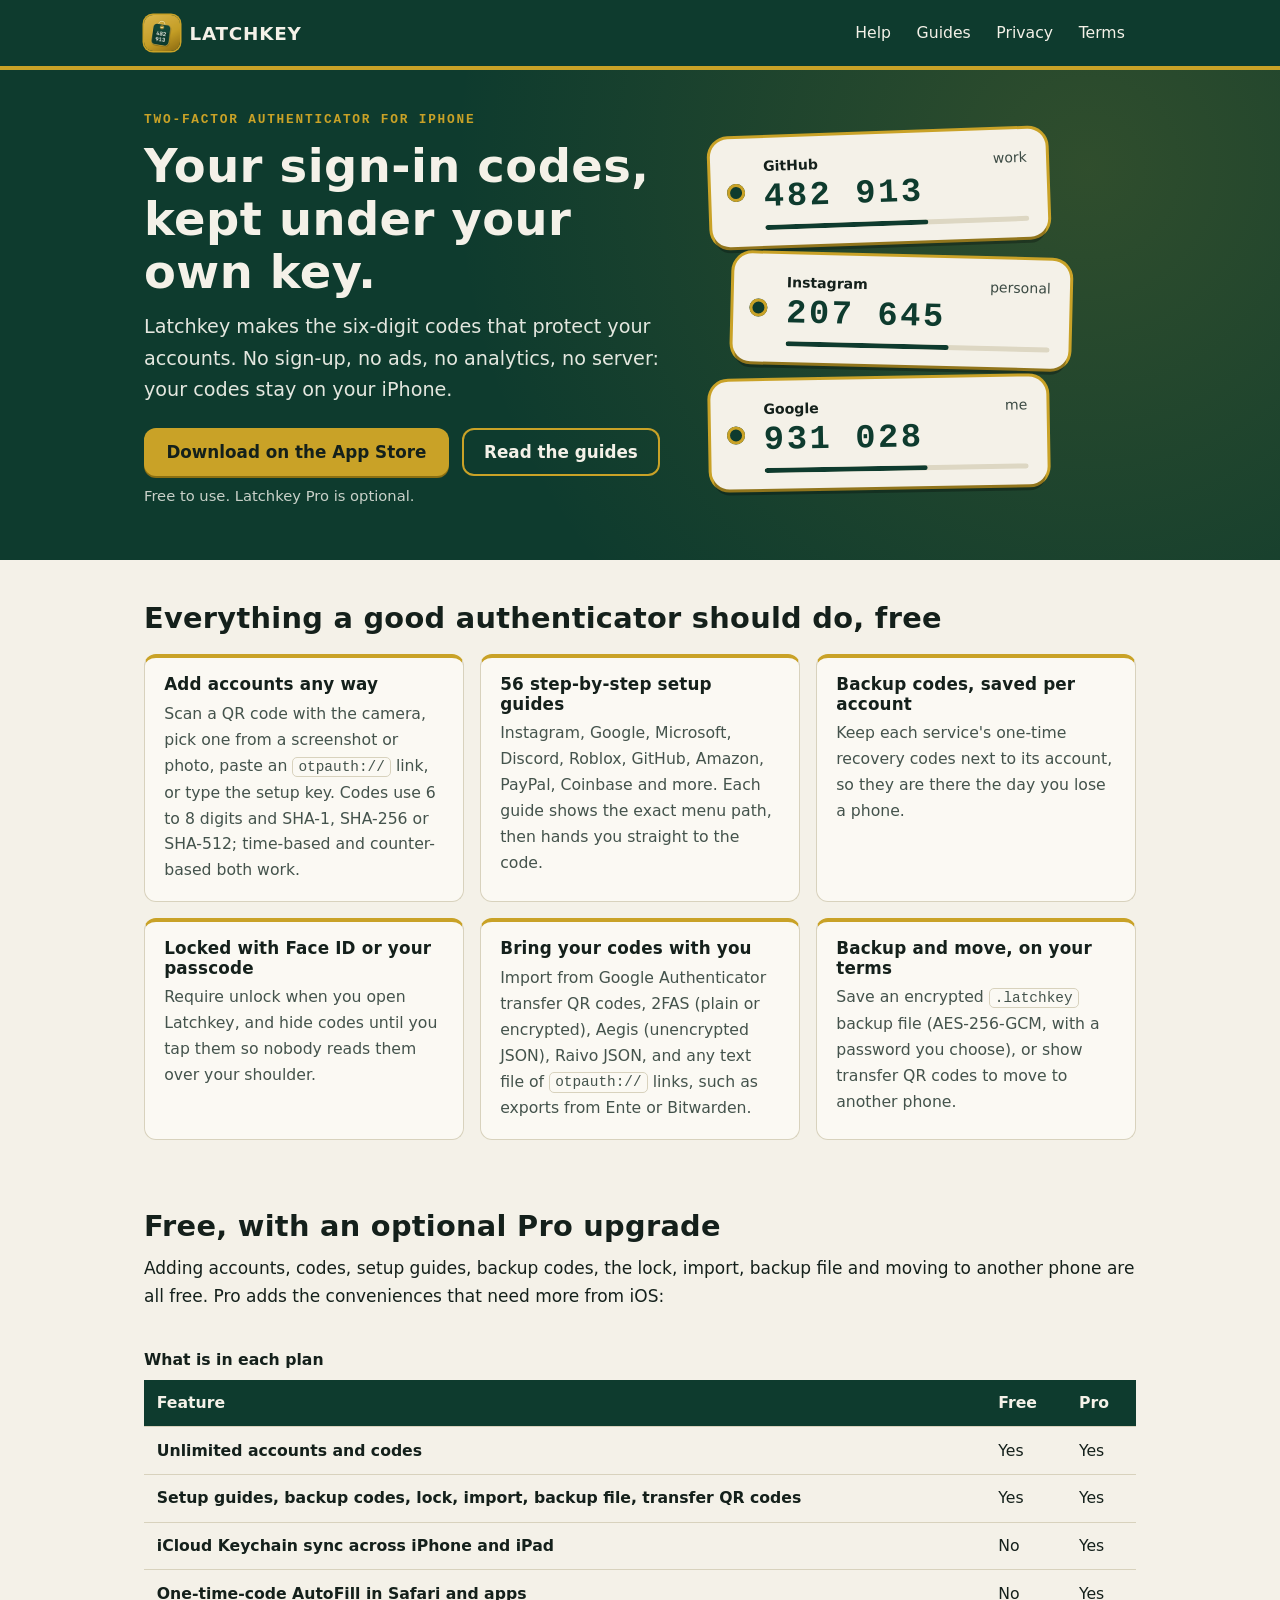
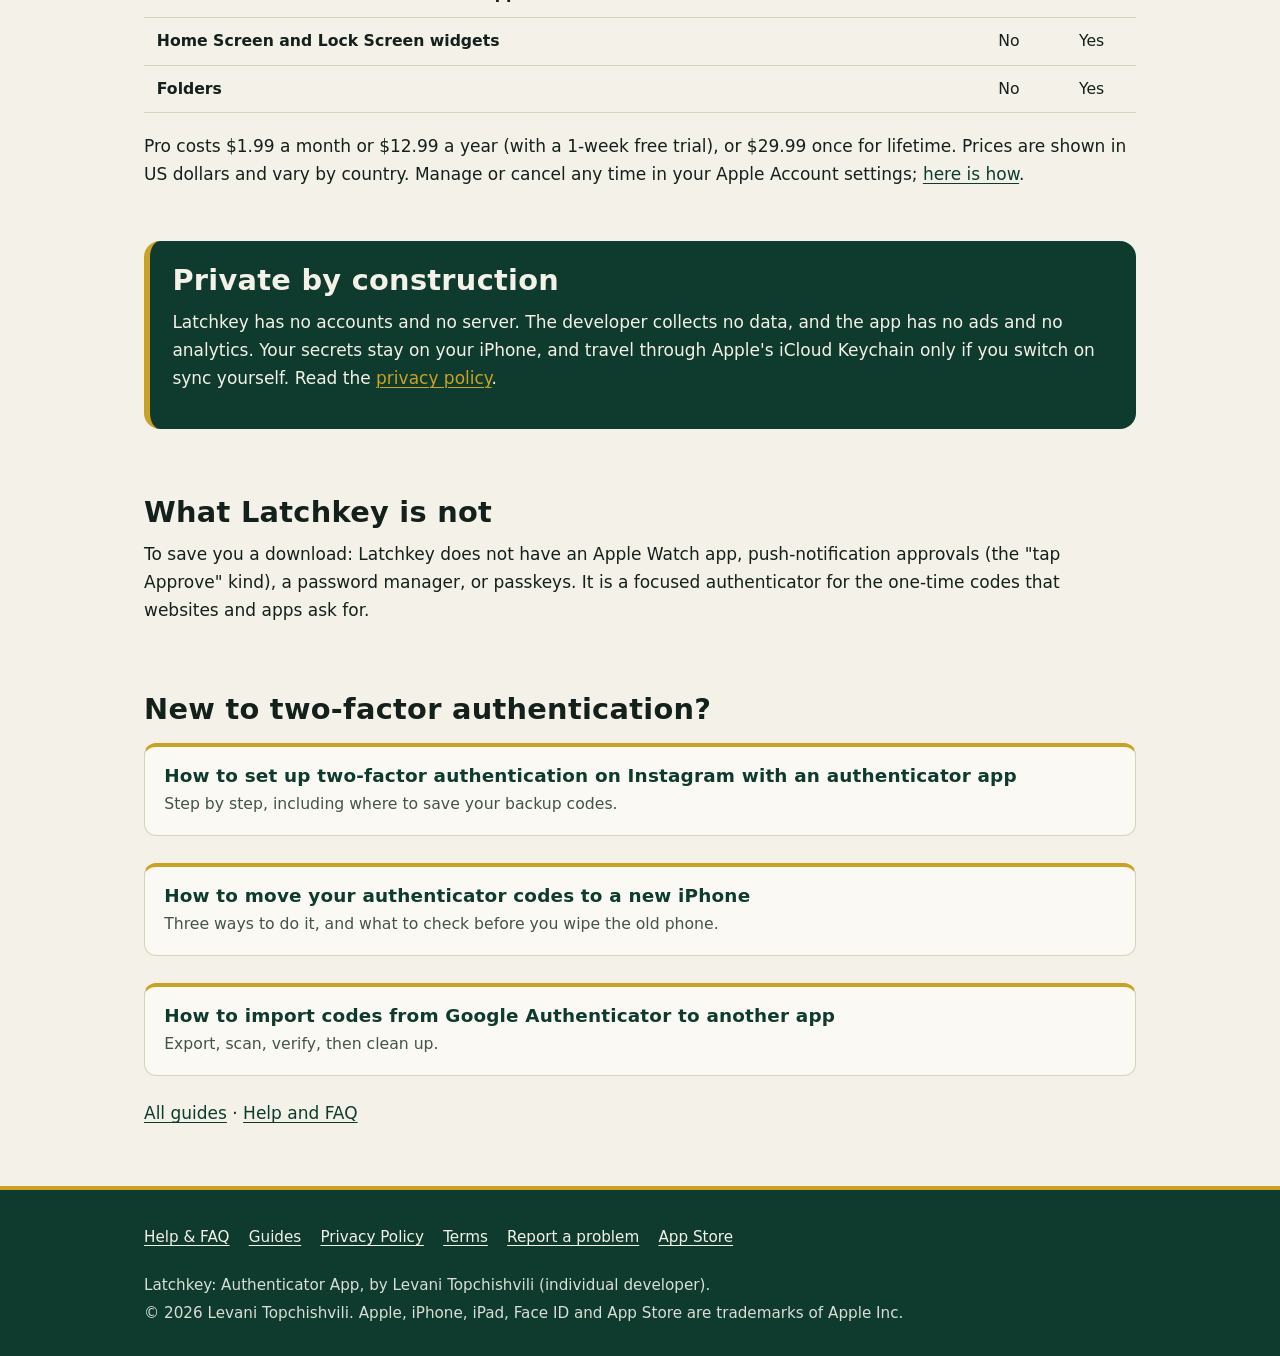
<file: docs/index.html>
<!doctype html>
<html lang="en">
<head>
<meta charset="utf-8">
<meta name="viewport" content="width=device-width, initial-scale=1, viewport-fit=cover">
<title>Latchkey: Authenticator App for iPhone (2FA codes, no account)</title>
<meta name="description" content="Latchkey is a free 2FA authenticator for iPhone. Scan a QR code or type a setup key, follow step-by-step guides for 56 services, import from Google Authenticator, 2FAS, Aegis and Raivo. No account, no ads, no analytics.">
<meta name="color-scheme" content="light dark">
<meta name="theme-color" content="#0E3B2E">
<meta name="apple-itunes-app" content="app-id=6819347011">
<link rel="canonical" href="https://levan2002.github.io/latchkey/">
<link rel="icon" type="image/png" sizes="32x32" href="favicon.png">
<link rel="apple-touch-icon" href="apple-touch-icon.png">
<meta property="og:type" content="website">
<meta property="og:title" content="Latchkey: Authenticator App for iPhone (2FA codes, no account)">
<meta property="og:description" content="Latchkey is a free 2FA authenticator for iPhone. Scan a QR code or type a setup key, follow step-by-step guides for 56 services, import from Google Authenticator, 2FAS, Aegis and Raivo. No account, no ads, no analytics.">
<meta property="og:url" content="https://levan2002.github.io/latchkey/">
<meta property="og:site_name" content="Latchkey">
<meta property="og:image" content="https://levan2002.github.io/latchkey/img/icon-512.png">
<meta name="twitter:card" content="summary">
<link rel="stylesheet" href="style.css">
<script type="application/ld+json">
{
 "@context": "https://schema.org",
 "@type": "SoftwareApplication",
 "name": "Latchkey: Authenticator App",
 "operatingSystem": "iOS",
 "applicationCategory": "UtilitiesApplication",
 "url": "https://levan2002.github.io/latchkey/",
 "installUrl": "https://apps.apple.com/app/id6819347011",
 "description": "Latchkey is a free 2FA authenticator for iPhone. Scan a QR code or type a setup key, follow step-by-step guides for 56 services, import from Google Authenticator, 2FAS, Aegis and Raivo. No account, no ads, no analytics.",
 "offers": {
  "@type": "Offer",
  "price": "0",
  "priceCurrency": "USD"
 },
 "author": {
  "@type": "Person",
  "name": "Levani Topchishvili"
 }
}
</script>
</head>
<body>
<a class="skip" href="#main">Skip to content</a>
<header class="bar"><div class="wrap">
<a class="brand" href=""><img src="img/icon-96.png" width="36" height="36" alt="">Latchkey</a>
<nav aria-label="Main"><a href="help.html">Help</a><a href="guides/">Guides</a><a href="privacy.html">Privacy</a><a href="terms.html">Terms</a></nav>
</div></header>
<main id="main">
<section class="hero"><div class="wrap">
<div>
<p class="kicker">Two-factor authenticator for iPhone</p>
<h1>Your sign-in codes, kept under your own key.</h1>
<p class="lede">Latchkey makes the six-digit codes that protect your accounts. No sign-up, no ads, no analytics, no server: your codes stay on your iPhone.</p>
<div class="cta-row"><a class="cta" href="https://apps.apple.com/app/id6819347011">Download on the App Store</a><a class="cta alt" href="guides/">Read the guides</a></div>
<p class="fine">Free to use. Latchkey Pro is optional.</p>
</div>
<div class="tags" aria-hidden="true">
<div class="tag"><div class="who"><b>GitHub</b><span>work</span></div><div class="code">482 913</div><div class="t"><i></i></div></div>
<div class="tag"><div class="who"><b>Instagram</b><span>personal</span></div><div class="code">207 645</div><div class="t"><i></i></div></div>
<div class="tag"><div class="who"><b>Google</b><span>me</span></div><div class="code">931 028</div><div class="t"><i></i></div></div>
</div>
</div></section>

<div class="wrap wide">
<section class="section" aria-labelledby="why">
<h2 id="why">Everything a good authenticator should do, free</h2>
<div class="grid">
<div class="card"><h3>Add accounts any way</h3><p>Scan a QR code with the camera, pick one from a screenshot or photo, paste an <code>otpauth://</code> link, or type the setup key. Codes use 6 to 8 digits and SHA-1, SHA-256 or SHA-512; time-based and counter-based both work.</p></div>
<div class="card"><h3>56 step-by-step setup guides</h3><p>Instagram, Google, Microsoft, Discord, Roblox, GitHub, Amazon, PayPal, Coinbase and more. Each guide shows the exact menu path, then hands you straight to the code.</p></div>
<div class="card"><h3>Backup codes, saved per account</h3><p>Keep each service's one-time recovery codes next to its account, so they are there the day you lose a phone.</p></div>
<div class="card"><h3>Locked with Face ID or your passcode</h3><p>Require unlock when you open Latchkey, and hide codes until you tap them so nobody reads them over your shoulder.</p></div>
<div class="card"><h3>Bring your codes with you</h3><p>Import from Google Authenticator transfer QR codes, 2FAS (plain or encrypted), Aegis (unencrypted JSON), Raivo JSON, and any text file of <code>otpauth://</code> links, such as exports from Ente or Bitwarden.</p></div>
<div class="card"><h3>Backup and move, on your terms</h3><p>Save an encrypted <code>.latchkey</code> backup file (AES-256-GCM, with a password you choose), or show transfer QR codes to move to another phone.</p></div>
</div>
</section>

<section class="section" aria-labelledby="pro">
<h2 id="pro">Free, with an optional Pro upgrade</h2>
<p>Adding accounts, codes, setup guides, backup codes, the lock, import, backup file and moving to another phone are all free. Pro adds the conveniences that need more from iOS:</p>
<div class="tablewrap"><table>
<caption>What is in each plan</caption>
<thead><tr><th scope="col">Feature</th><th scope="col">Free</th><th scope="col">Pro</th></tr></thead>
<tbody>
<tr><th scope="row">Unlimited accounts and codes</th><td>Yes</td><td>Yes</td></tr>
<tr><th scope="row">Setup guides, backup codes, lock, import, backup file, transfer QR codes</th><td>Yes</td><td>Yes</td></tr>
<tr><th scope="row">iCloud Keychain sync across iPhone and iPad</th><td>No</td><td>Yes</td></tr>
<tr><th scope="row">One-time-code AutoFill in Safari and apps</th><td>No</td><td>Yes</td></tr>
<tr><th scope="row">Home Screen and Lock Screen widgets</th><td>No</td><td>Yes</td></tr>
<tr><th scope="row">Folders</th><td>No</td><td>Yes</td></tr>
</tbody></table></div>
<p>Pro costs $1.99 a month or $12.99 a year (with a 1-week free trial), or $29.99 once for lifetime. Prices are shown in US dollars and vary by country. Manage or cancel any time in your Apple Account settings; <a href="help.html#subscription">here is how</a>.</p>
</section>

<section class="panel" aria-labelledby="priv">
<h2 id="priv">Private by construction</h2>
<p>Latchkey has no accounts and no server. The developer collects no data, and the app has no ads and no analytics. Your secrets stay on your iPhone, and travel through Apple's iCloud Keychain only if you switch on sync yourself. Read the <a href="privacy.html">privacy policy</a>.</p>
</section>

<section class="section" aria-labelledby="honest">
<h2 id="honest">What Latchkey is not</h2>
<p>To save you a download: Latchkey does not have an Apple Watch app, push-notification approvals (the "tap Approve" kind), a password manager, or passkeys. It is a focused authenticator for the one-time codes that websites and apps ask for.</p>
</section>

<section class="section" aria-labelledby="learn">
<h2 id="learn">New to two-factor authentication?</h2>
<ul class="guide-list">
<li><a class="card" href="guides/set-up-two-factor-authentication-instagram.html"><h3>How to set up two-factor authentication on Instagram with an authenticator app</h3><p>Step by step, including where to save your backup codes.</p></a></li>
<li><a class="card" href="guides/move-authenticator-codes-to-new-iphone.html"><h3>How to move your authenticator codes to a new iPhone</h3><p>Three ways to do it, and what to check before you wipe the old phone.</p></a></li>
<li><a class="card" href="guides/import-google-authenticator-codes.html"><h3>How to import codes from Google Authenticator to another app</h3><p>Export, scan, verify, then clean up.</p></a></li>
</ul>
<p><a href="guides/">All guides</a> &middot; <a href="help.html">Help and FAQ</a></p>
</section>
</div>
</main>
<footer><div class="wrap">
<nav aria-label="Footer"><a href="help.html">Help &amp; FAQ</a><a href="guides/">Guides</a><a href="privacy.html">Privacy Policy</a><a href="terms.html">Terms</a><a href="https://github.com/Levan2002/latchkey/issues">Report a problem</a><a href="https://apps.apple.com/app/id6819347011">App Store</a></nav>
<p>Latchkey: Authenticator App, by Levani Topchishvili (individual developer).</p>
<p>&copy; 2026 Levani Topchishvili. Apple, iPhone, iPad, Face ID and App Store are trademarks of Apple Inc.</p>
</div></footer>
</body>
</html>
</file>
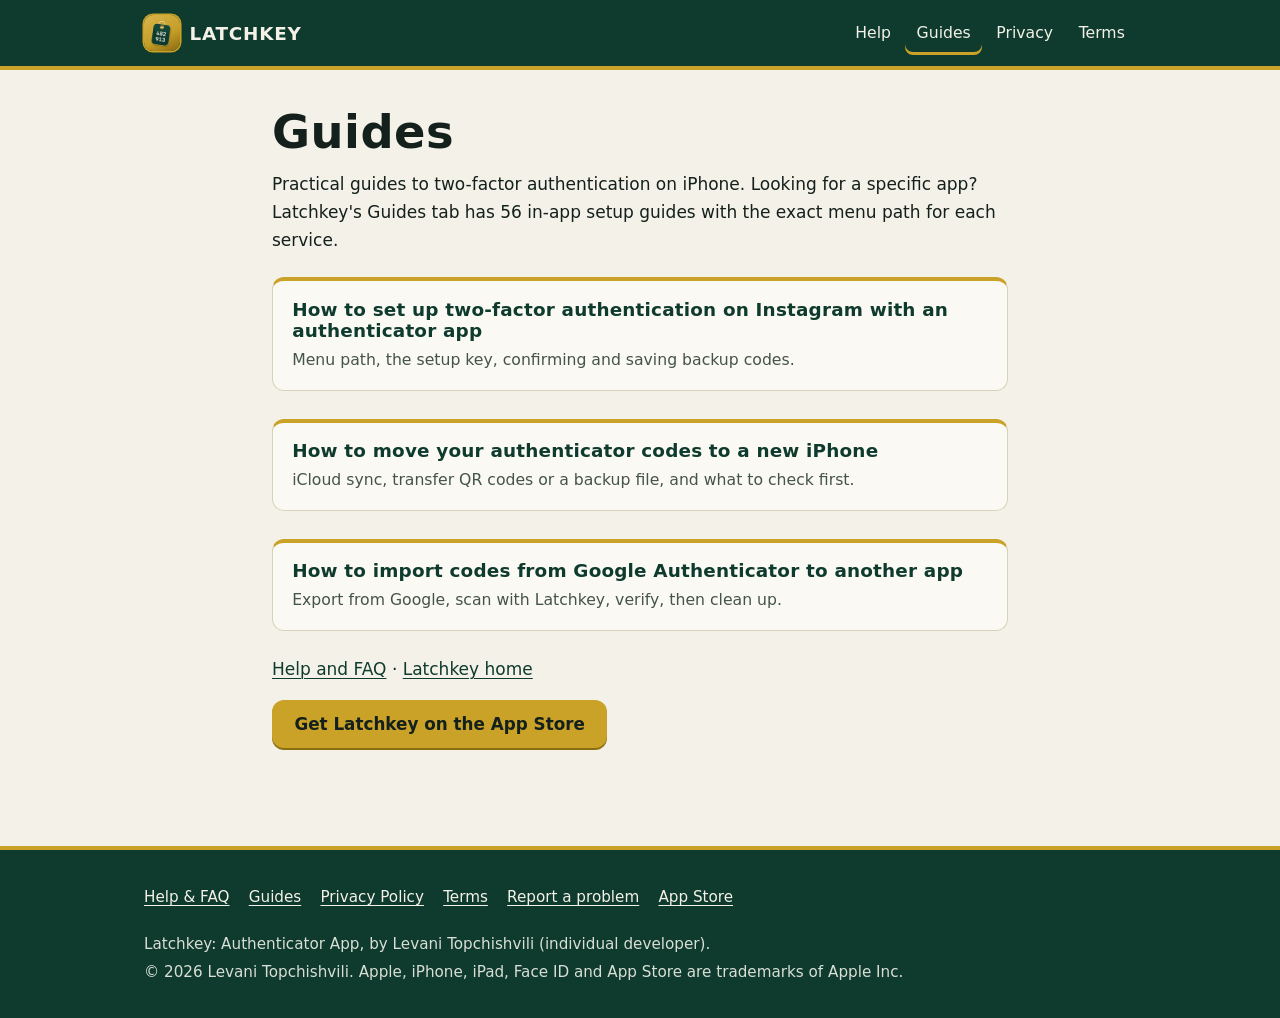
<file: docs/guides/index.html>
<!doctype html>
<html lang="en">
<head>
<meta charset="utf-8">
<meta name="viewport" content="width=device-width, initial-scale=1, viewport-fit=cover">
<title>Two-factor authentication guides | Latchkey</title>
<meta name="description" content="How-to guides for two-factor authentication on iPhone: set up Instagram 2FA, move codes to a new iPhone, import from Google Authenticator.">
<meta name="color-scheme" content="light dark">
<meta name="theme-color" content="#0E3B2E">
<meta name="apple-itunes-app" content="app-id=6819347011">
<link rel="canonical" href="https://levan2002.github.io/latchkey/guides/">
<link rel="icon" type="image/png" sizes="32x32" href="../favicon.png">
<link rel="apple-touch-icon" href="../apple-touch-icon.png">
<meta property="og:type" content="website">
<meta property="og:title" content="Two-factor authentication guides | Latchkey">
<meta property="og:description" content="How-to guides for two-factor authentication on iPhone: set up Instagram 2FA, move codes to a new iPhone, import from Google Authenticator.">
<meta property="og:url" content="https://levan2002.github.io/latchkey/guides/">
<meta property="og:site_name" content="Latchkey">
<meta property="og:image" content="https://levan2002.github.io/latchkey/img/icon-512.png">
<meta name="twitter:card" content="summary">
<link rel="stylesheet" href="../style.css">
<script type="application/ld+json">
{
 "@context": "https://schema.org",
 "@type": "BreadcrumbList",
 "itemListElement": [
  {
   "@type": "ListItem",
   "position": 1,
   "name": "Latchkey",
   "item": "https://levan2002.github.io/latchkey/"
  },
  {
   "@type": "ListItem",
   "position": 2,
   "name": "Guides",
   "item": "https://levan2002.github.io/latchkey/guides/"
  }
 ]
}
</script>
</head>
<body>
<a class="skip" href="#main">Skip to content</a>
<header class="bar"><div class="wrap">
<a class="brand" href="../"><img src="../img/icon-96.png" width="36" height="36" alt="">Latchkey</a>
<nav aria-label="Main"><a href="../help.html">Help</a><a href="../guides/" aria-current="page">Guides</a><a href="../privacy.html">Privacy</a><a href="../terms.html">Terms</a></nav>
</div></header>
<main id="main"><div class="wrap page">
<h1>Guides</h1>
<p>Practical guides to two-factor authentication on iPhone. Looking for a specific app? Latchkey's Guides tab has 56 in-app setup guides with the exact menu path for each service.</p>
<ul class="guide-list"><li><a class="card" href="set-up-two-factor-authentication-instagram.html"><h2>How to set up two-factor authentication on Instagram with an authenticator app</h2><p>Menu path, the setup key, confirming and saving backup codes.</p></a></li><li><a class="card" href="move-authenticator-codes-to-new-iphone.html"><h2>How to move your authenticator codes to a new iPhone</h2><p>iCloud sync, transfer QR codes or a backup file, and what to check first.</p></a></li><li><a class="card" href="import-google-authenticator-codes.html"><h2>How to import codes from Google Authenticator to another app</h2><p>Export from Google, scan with Latchkey, verify, then clean up.</p></a></li></ul>
<p><a href="../help.html">Help and FAQ</a> &middot; <a href="../">Latchkey home</a></p>
<p><a class="cta" href="https://apps.apple.com/app/id6819347011">Get Latchkey on the App Store</a></p>
</div></main>
<footer><div class="wrap">
<nav aria-label="Footer"><a href="../help.html">Help &amp; FAQ</a><a href="../guides/">Guides</a><a href="../privacy.html">Privacy Policy</a><a href="../terms.html">Terms</a><a href="https://github.com/Levan2002/latchkey/issues">Report a problem</a><a href="https://apps.apple.com/app/id6819347011">App Store</a></nav>
<p>Latchkey: Authenticator App, by Levani Topchishvili (individual developer).</p>
<p>&copy; 2026 Levani Topchishvili. Apple, iPhone, iPad, Face ID and App Store are trademarks of Apple Inc.</p>
</div></footer>
</body>
</html>
</file>
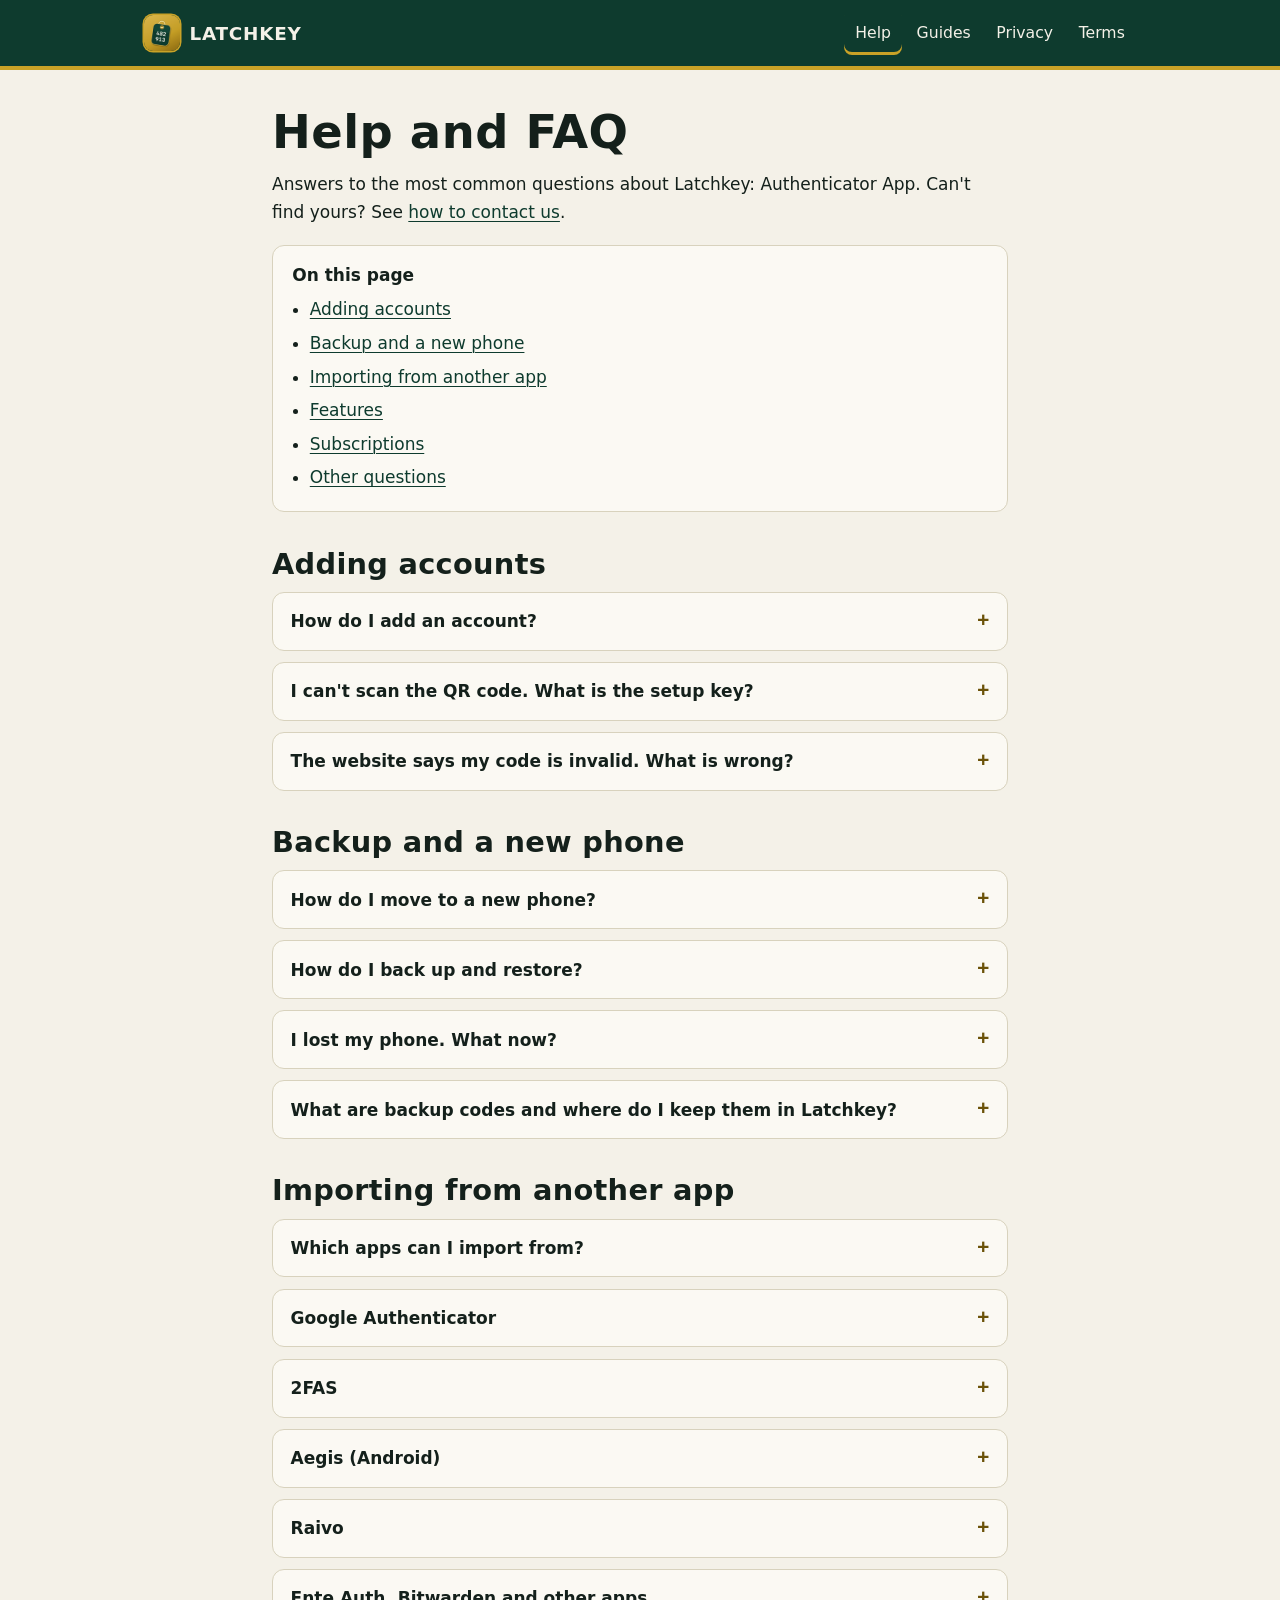
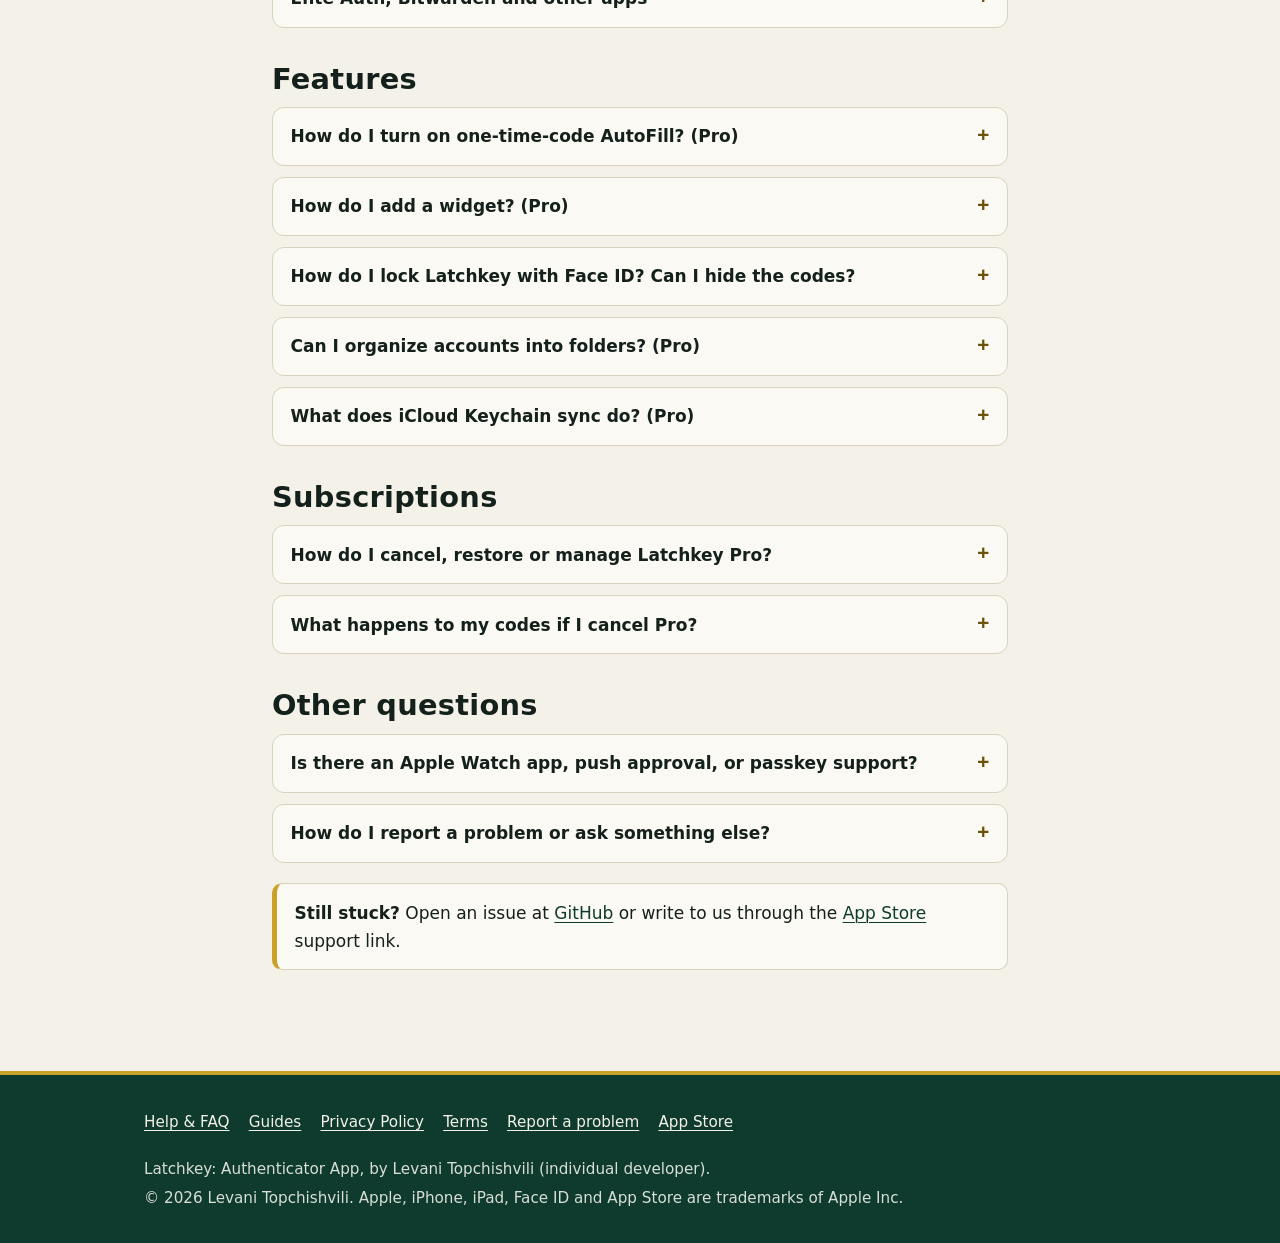
<file: docs/help.html>
<!doctype html>
<html lang="en">
<head>
<meta charset="utf-8">
<meta name="viewport" content="width=device-width, initial-scale=1, viewport-fit=cover">
<title>Help and FAQ: Latchkey Authenticator for iPhone</title>
<meta name="description" content="How to add accounts, move to a new iPhone, back up and restore, import from Google Authenticator, 2FAS, Aegis and Raivo, set up AutoFill and widgets, and manage Latchkey Pro.">
<meta name="color-scheme" content="light dark">
<meta name="theme-color" content="#0E3B2E">
<meta name="apple-itunes-app" content="app-id=6819347011">
<link rel="canonical" href="https://levan2002.github.io/latchkey/help.html">
<link rel="icon" type="image/png" sizes="32x32" href="favicon.png">
<link rel="apple-touch-icon" href="apple-touch-icon.png">
<meta property="og:type" content="website">
<meta property="og:title" content="Help and FAQ: Latchkey Authenticator for iPhone">
<meta property="og:description" content="How to add accounts, move to a new iPhone, back up and restore, import from Google Authenticator, 2FAS, Aegis and Raivo, set up AutoFill and widgets, and manage Latchkey Pro.">
<meta property="og:url" content="https://levan2002.github.io/latchkey/help.html">
<meta property="og:site_name" content="Latchkey">
<meta property="og:image" content="https://levan2002.github.io/latchkey/img/icon-512.png">
<meta name="twitter:card" content="summary">
<link rel="stylesheet" href="style.css">
<script type="application/ld+json">
{
 "@context": "https://schema.org",
 "@type": "FAQPage",
 "mainEntity": [
  {
   "@type": "Question",
   "name": "How do I add an account?",
   "acceptedAnswer": {
    "@type": "Answer",
    "text": "On the Codes tab, tap + and choose how to add it: Scan QR Code: point the camera at the QR code on the website's two-factor setup page. Choose a Screenshot: setting up on this same iPhone? Take a screenshot of the QR code, then pick it from your photos. Paste Setup Link or Key: if you copied the key or an otpauth:// link. Enter Setup Key: type the key the website shows under \"Can't scan?\". Follow a Setup Guide: the Guides tab has 56 services with the exact menu path. After you add it, the website asks you to type the six-digit code back to finish turning on two-factor. Do not skip that step."
   }
  },
  {
   "@type": "Question",
   "name": "I can't scan the QR code. What is the setup key?",
   "acceptedAnswer": {
    "@type": "Answer",
    "text": "The setup key (also called a secret or manual entry key) is the same information as the QR code, written as letters and numbers. Websites show it under a link such as \"Can't scan?\" or \"Enter a code manually\". Choose + › Enter Setup Key, type the key, and give the account a name. Keys use only the letters A to Z and the digits 2 to 7, so a 0, 1 or 8 means a typo. If you are on your iPhone, you can't point the camera at its own screen. Use Choose a Screenshot, or copy the key and use Paste Setup Link or Key. Leave the Advanced settings (digits, algorithm, period) alone unless the website lists different values. Most use 6 digits, SHA-1 and 30 seconds."
   }
  },
  {
   "@type": "Question",
   "name": "The website says my code is invalid. What is wrong?",
   "acceptedAnswer": {
    "@type": "Answer",
    "text": "Codes are calculated from the current time, so if your iPhone's clock is off, every code will be rejected. Open Settings › General › Date & Time and turn on Set Automatically. Then try the next code that appears. Other common causes: you are using the code for a different account; the code expired while you were typing it (wait for the next one); or, for counter-based accounts, you need to tap Next code to move on."
   }
  },
  {
   "@type": "Question",
   "name": "How do I move to a new phone?",
   "acceptedAnswer": {
    "@type": "Answer",
    "text": "There are three ways, and you can combine them. Keep the old iPhone working until you have checked a code from every account on the new one. Latchkey Pro sync: turn on Settings › iCloud Keychain sync on the old phone, install Latchkey on the new one and sign in with the same Apple Account. Your accounts appear there. Transfer QR codes (free): on the old phone open Settings › Move to another phone › Show Transfer Codes. On the new phone choose + › Import › Scan a Transfer QR Code and scan each code, swiping to the next one on the old phone. Backup file (free): make a backup (next question), move the file with AirDrop, Files or iCloud Drive, then import it on the new phone. The transfer codes contain your secrets, so show them only in private and close the screen when done. Our full guide goes through each method."
   }
  },
  {
   "@type": "Question",
   "name": "How do I back up and restore?",
   "acceptedAnswer": {
    "@type": "Answer",
    "text": "Back up: Settings › Back up to a file. Choose a password of at least 8 characters, save the .latchkey file to Files, iCloud Drive or a USB drive. The file is encrypted with AES-256-GCM, with a key derived from your password. Write the password down: nobody, including us, can recover it. Restore: Settings › Import from another app › Choose a File, pick the .latchkey file and enter its password. Latchkey shows what it found and lets you choose which accounts to add. Nothing is uploaded; the file is read on your iPhone. A backup file is a snapshot. Make a fresh one after adding accounts."
   }
  },
  {
   "@type": "Question",
   "name": "I lost my phone. What now?",
   "acceptedAnswer": {
    "@type": "Answer",
    "text": "Latchkey has no server and no account, so we cannot see or restore your codes. What helps, in order: If you used iCloud Keychain sync (Pro) or kept a backup file, install Latchkey on the new phone and restore. Your codes are back. Otherwise, sign in to each service using the backup (recovery) codes it gave you when you turned on two-factor. Latchkey can store these per account (Account › Details & Backup Codes), but they will not be on a lost phone with no sync or backup, so also keep a copy somewhere else, such as a printout. If you have neither, use the service's account recovery. Each one differs and may take days. Once back in, turn two-factor on again with a new Latchkey setup, and generate fresh backup codes. Consider using Find My to lock or erase the lost device."
   }
  },
  {
   "@type": "Question",
   "name": "Which apps can I import from?",
   "acceptedAnswer": {
    "@type": "Answer",
    "text": "Latchkey reads Google Authenticator transfer QR codes, 2FAS backups (plain or encrypted), Aegis unencrypted JSON, Raivo JSON, other Latchkey backups, and any text file containing otpauth:// links (Ente Auth, Bitwarden and many others). Start at Settings › Import from another app (or + › Import). Latchkey shows a review screen and lets you choose which accounts to add, and marks ones that are already in Latchkey. The menus below are as best we know them; apps move things between versions. If a menu has changed, look for \"export\" or \"transfer\" in that app's settings. Keep the old app until you have checked a code from each account in Latchkey. Export files hold your secrets in readable form, so delete them when you are finished."
   }
  },
  {
   "@type": "Question",
   "name": "How do I turn on one-time-code AutoFill? (Pro)",
   "acceptedAnswer": {
    "@type": "Answer",
    "text": "In iOS open Settings › General › AutoFill & Passwords › Verification Codes and choose Latchkey. (In Latchkey, Settings › AutoFill codes has a button that opens it.) Make sure each account has its website set; Latchkey knows many already. For others, open the account and add its AutoFill website, like github.com. Sign in as usual. When the code field appears, tap the Latchkey suggestion above the keyboard. AutoFill needs Latchkey Pro. If a code does not show up, check the website setting on the account, and that Latchkey is selected under Verification Codes."
   }
  },
  {
   "@type": "Question",
   "name": "How do I cancel, restore or manage Latchkey Pro?",
   "acceptedAnswer": {
    "@type": "Answer",
    "text": "Cancel: on your iPhone open Settings › your name › Subscriptions › Latchkey Pro and tap Cancel (or Cancel Free Trial). Do it at least a day before the renewal date. You keep Pro until the end of the period you paid for. Deleting the app does not cancel a subscription. Restore on a new phone: sign in with the same Apple Account, then in Latchkey open Settings › Restore Purchases. This restores the monthly, yearly or lifetime Pro purchase. Refunds: Apple handles billing and refunds. Visit reportaproblem.apple.com. Prices: $1.99 a month or $12.99 a year (1-week free trial), or $29.99 lifetime, in US dollars; other countries see local prices. Subscriptions renew automatically unless cancelled and are governed by Apple's standard Terms of Use."
   }
  }
 ]
}
</script>
<script type="application/ld+json">
{
 "@context": "https://schema.org",
 "@type": "BreadcrumbList",
 "itemListElement": [
  {
   "@type": "ListItem",
   "position": 1,
   "name": "Latchkey",
   "item": "https://levan2002.github.io/latchkey/"
  },
  {
   "@type": "ListItem",
   "position": 2,
   "name": "Help",
   "item": "https://levan2002.github.io/latchkey/help.html"
  }
 ]
}
</script>
</head>
<body>
<a class="skip" href="#main">Skip to content</a>
<header class="bar"><div class="wrap">
<a class="brand" href=""><img src="img/icon-96.png" width="36" height="36" alt="">Latchkey</a>
<nav aria-label="Main"><a href="help.html" aria-current="page">Help</a><a href="guides/">Guides</a><a href="privacy.html">Privacy</a><a href="terms.html">Terms</a></nav>
</div></header>
<main id="main"><div class="wrap page">
<h1>Help and FAQ</h1>
<p>Answers to the most common questions about Latchkey: Authenticator App. Can't find yours? See <a href="#contact">how to contact us</a>.</p>
<nav class="toc" aria-label="On this page"><b>On this page</b><ul><li><a href="#g0">Adding accounts</a></li><li><a href="#g1">Backup and a new phone</a></li><li><a href="#g2">Importing from another app</a></li><li><a href="#g3">Features</a></li><li><a href="#g4">Subscriptions</a></li><li><a href="#g5">Other questions</a></li></ul></nav>
<h2 id="g0">Adding accounts</h2>
<details id="add"><summary>How do I add an account?</summary><div class="ans"><p>On the Codes tab, tap <span class="path">+</span> and choose how to add it:</p>
<ul><li><strong>Scan QR Code:</strong> point the camera at the QR code on the website's two-factor setup page.</li>
<li><strong>Choose a Screenshot:</strong> setting up on this same iPhone? Take a screenshot of the QR code, then pick it from your photos.</li>
<li><strong>Paste Setup Link or Key:</strong> if you copied the key or an <code>otpauth://</code> link.</li>
<li><strong>Enter Setup Key:</strong> type the key the website shows under "Can't scan?".</li>
<li><strong>Follow a Setup Guide:</strong> the Guides tab has 56 services with the exact menu path.</li></ul>
<p>After you add it, the website asks you to type the six-digit code back to finish turning on two-factor. Do not skip that step.</p></div></details>
<details id="noscan"><summary>I can't scan the QR code. What is the setup key?</summary><div class="ans"><p>The setup key (also called a secret or manual entry key) is the same information as the QR code, written as letters and numbers. Websites show it under a link such as "Can't scan?" or "Enter a code manually". Choose <span class="path">+ &rsaquo; Enter Setup Key</span>, type the key, and give the account a name. Keys use only the letters A to Z and the digits 2 to 7, so a 0, 1 or 8 means a typo.</p>
<p>If you are on your iPhone, you can't point the camera at its own screen. Use <strong>Choose a Screenshot</strong>, or copy the key and use <strong>Paste Setup Link or Key</strong>.</p>
<p>Leave the Advanced settings (digits, algorithm, period) alone unless the website lists different values. Most use 6 digits, SHA-1 and 30 seconds.</p></div></details>
<details id="invalid"><summary>The website says my code is invalid. What is wrong?</summary><div class="ans"><p>Codes are calculated from the current time, so if your iPhone's clock is off, every code will be rejected. Open <span class="path">Settings &rsaquo; General &rsaquo; Date &amp; Time</span> and turn on <strong>Set Automatically</strong>. Then try the next code that appears.</p>
<p>Other common causes: you are using the code for a different account; the code expired while you were typing it (wait for the next one); or, for counter-based accounts, you need to tap <strong>Next code</strong> to move on.</p></div></details>
<h2 id="g1">Backup and a new phone</h2>
<details id="newphone"><summary>How do I move to a new phone?</summary><div class="ans"><p>There are three ways, and you can combine them. Keep the old iPhone working until you have checked a code from every account on the new one.</p>
<ol><li><strong>Latchkey Pro sync:</strong> turn on <span class="path">Settings &rsaquo; iCloud Keychain sync</span> on the old phone, install Latchkey on the new one and sign in with the same Apple Account. Your accounts appear there.</li>
<li><strong>Transfer QR codes (free):</strong> on the old phone open <span class="path">Settings &rsaquo; Move to another phone &rsaquo; Show Transfer Codes</span>. On the new phone choose <span class="path">+ &rsaquo; Import &rsaquo; Scan a Transfer QR Code</span> and scan each code, swiping to the next one on the old phone.</li>
<li><strong>Backup file (free):</strong> make a backup (next question), move the file with AirDrop, Files or iCloud Drive, then import it on the new phone.</li></ol>
<p>The transfer codes contain your secrets, so show them only in private and close the screen when done. <a href="guides/move-authenticator-codes-to-new-iphone.html">Our full guide</a> goes through each method.</p></div></details>
<details id="backup"><summary>How do I back up and restore?</summary><div class="ans"><p><strong>Back up:</strong> <span class="path">Settings &rsaquo; Back up to a file</span>. Choose a password of at least 8 characters, save the <code>.latchkey</code> file to Files, iCloud Drive or a USB drive. The file is encrypted with AES-256-GCM, with a key derived from your password. <strong>Write the password down: nobody, including us, can recover it.</strong></p>
<p><strong>Restore:</strong> <span class="path">Settings &rsaquo; Import from another app &rsaquo; Choose a File</span>, pick the <code>.latchkey</code> file and enter its password. Latchkey shows what it found and lets you choose which accounts to add. Nothing is uploaded; the file is read on your iPhone.</p>
<p>A backup file is a snapshot. Make a fresh one after adding accounts.</p></div></details>
<details id="lost"><summary>I lost my phone. What now?</summary><div class="ans"><p>Latchkey has no server and no account, so we cannot see or restore your codes. What helps, in order:</p>
<ol><li>If you used <strong>iCloud Keychain sync</strong> (Pro) or kept a <strong>backup file</strong>, install Latchkey on the new phone and restore. Your codes are back.</li>
<li>Otherwise, sign in to each service using the <strong>backup (recovery) codes</strong> it gave you when you turned on two-factor. Latchkey can store these per account (<span class="path">Account &rsaquo; Details &amp; Backup Codes</span>), but they will not be on a lost phone with no sync or backup, so also keep a copy somewhere else, such as a printout.</li>
<li>If you have neither, use the service's account recovery. Each one differs and may take days.</li></ol>
<p>Once back in, turn two-factor on again with a new Latchkey setup, and generate fresh backup codes. Consider using <a href="https://support.apple.com/find-my">Find My</a> to lock or erase the lost device.</p></div></details>
<details id="backupcodes"><summary>What are backup codes and where do I keep them in Latchkey?</summary><div class="ans"><p>When you turn on two-factor, most services give you a list of one-time recovery codes. Each works once, as a stand-in for your authenticator. Open the account in Latchkey, tap <strong>Details &amp; Backup Codes</strong> and add them, or edit the list as you use them. You can also print them. Keep a second copy somewhere that is not this phone.</p></div></details>
<h2 id="g2">Importing from another app</h2>
<details id="import-overview"><summary>Which apps can I import from?</summary><div class="ans"><p>Latchkey reads Google Authenticator transfer QR codes, 2FAS backups (plain or encrypted), Aegis unencrypted JSON, Raivo JSON, other Latchkey backups, and any text file containing <code>otpauth://</code> links (Ente Auth, Bitwarden and many others). Start at <span class="path">Settings &rsaquo; Import from another app</span> (or <span class="path">+ &rsaquo; Import</span>). Latchkey shows a review screen and lets you choose which accounts to add, and marks ones that are already in Latchkey.</p>
<p>The menus below are as best we know them; apps move things between versions. If a menu has changed, look for "export" or "transfer" in that app's settings. <strong>Keep the old app until you have checked a code from each account in Latchkey.</strong> Export files hold your secrets in readable form, so delete them when you are finished.</p></div></details>
<details id="import-google"><summary>Google Authenticator</summary><div class="ans"><ol><li>In Google Authenticator, tap the <span class="path">&#8943;</span> menu, then <span class="path">Transfer accounts</span> &rsaquo; <span class="path">Export accounts</span>, and select the accounts.</li>
<li>It shows one or more QR codes. In Latchkey choose <span class="path">+ &rsaquo; Import &rsaquo; Scan a Transfer QR Code</span> and scan each (you need a second device to show them).</li>
<li>If you have only one phone, a screenshot of the QR code works if your version of Google Authenticator lets you take one: choose <strong>Choose a Photo of the QR Code</strong> in Latchkey, then delete the screenshot.</li></ol>
<p>Full walkthrough: <a href="guides/import-google-authenticator-codes.html">How to import codes from Google Authenticator</a>.</p></div></details>
<details id="import-2fas"><summary>2FAS</summary><div class="ans"><ol><li>In 2FAS open <span class="path">Settings &rsaquo; Backup</span> (wording differs by version) and export to a file. You can export encrypted with a password or without.</li>
<li>Save the file to Files or iCloud Drive.</li>
<li>In Latchkey choose <span class="path">Import from another app &rsaquo; Choose a File</span>, pick the file and, if it is encrypted, enter the password you set.</li></ol></div></details>
<details id="import-aegis"><summary>Aegis (Android)</summary><div class="ans"><p>Aegis is an Android app, so this is for moving from an Android phone to an iPhone.</p>
<ol><li>In Aegis open <span class="path">Settings &rsaquo; Backups</span> (or the export option), and export as <strong>JSON without encryption</strong>. Latchkey reads unencrypted Aegis JSON; encrypted Aegis vaults are not supported, so turn encryption off for the export.</li>
<li>Get the file to your iPhone (AirDrop is not available from Android; use email to yourself, a cloud drive or a USB transfer to Files).</li>
<li>In Latchkey: <span class="path">Import from another app &rsaquo; Choose a File</span>. Delete the file afterwards.</li></ol></div></details>
<details id="import-raivo"><summary>Raivo</summary><div class="ans"><ol><li>In Raivo open <span class="path">Settings &rsaquo; Export</span> and export your OTPs (the export is a ZIP archive containing JSON).</li>
<li>In Files, tap the ZIP to unpack it, so you have the JSON file.</li>
<li>In Latchkey: <span class="path">Import from another app &rsaquo; Choose a File</span> and pick the JSON.</li></ol></div></details>
<details id="import-otpauth"><summary>Ente Auth, Bitwarden and other apps</summary><div class="ans"><p>Latchkey scans any text, CSV or JSON file for <code>otpauth://</code> links, which is the standard way one-time-code secrets are written.</p>
<ul><li><strong>Ente Auth:</strong> open its Settings, find the Data or Export section, and export as plain text (the unencrypted option). Import the file in Latchkey.</li>
<li><strong>Bitwarden:</strong> export your vault as an unencrypted <code>.json</code> or <code>.csv</code> (web vault: Tools &rsaquo; Export vault). Logins that have an authenticator key include it as an <code>otpauth://</code> link, which Latchkey finds. Delete the export afterwards: it also contains your passwords.</li>
<li><strong>Anything else:</strong> if the app can export a file with <code>otpauth://</code> links, it will work. If Latchkey says it found nothing, the file did not contain any, for example an encrypted export.</li></ul></div></details>
<h2 id="g3">Features</h2>
<details id="autofill"><summary>How do I turn on one-time-code AutoFill? (Pro)</summary><div class="ans"><ol><li>In iOS open <span class="path">Settings &rsaquo; General &rsaquo; AutoFill &amp; Passwords &rsaquo; Verification Codes</span> and choose <strong>Latchkey</strong>. (In Latchkey, <span class="path">Settings &rsaquo; AutoFill codes</span> has a button that opens it.)</li>
<li>Make sure each account has its website set; Latchkey knows many already. For others, open the account and add its AutoFill website, like <code>github.com</code>.</li>
<li>Sign in as usual. When the code field appears, tap the Latchkey suggestion above the keyboard.</li></ol>
<p>AutoFill needs Latchkey Pro. If a code does not show up, check the website setting on the account, and that Latchkey is selected under Verification Codes.</p></div></details>
<details id="widgets"><summary>How do I add a widget? (Pro)</summary><div class="ans"><ol><li>On the Codes screen, tap <span class="path">&#8943;</span> on an account and choose <strong>Show in Widgets</strong>.</li>
<li>Touch and hold the Home Screen, tap <span class="path">Edit &rsaquo; Add Widget</span>, find Latchkey and add it.</li></ol>
<p>Widgets hide codes while your iPhone is locked.</p></div></details>
<details id="lock"><summary>How do I lock Latchkey with Face ID? Can I hide the codes?</summary><div class="ans"><p>Open <span class="path">Settings</span> in Latchkey and turn on <strong>Lock with Face ID</strong> (it says Touch ID or Passcode if that is what your device uses). <strong>Require</strong> sets how long Latchkey may stay unlocked: immediately, or after 1, 5 or 15 minutes. If Face ID fails, your iPhone passcode unlocks it.</p>
<p>Turn on <strong>Hide codes until tapped</strong> to blur every code until you tap it. <strong>Show the next code early</strong> displays the upcoming code when the current one is about to expire. Tapping a code copies it, and it clears from the clipboard after 90 seconds.</p></div></details>
<details id="folders"><summary>Can I organize accounts into folders? (Pro)</summary><div class="ans"><p>Yes. Open an account's <span class="path">&#8943;</span> menu, choose <strong>Folder</strong> and pick one or create a new folder. Use folders to keep work, family and gaming accounts apart.</p></div></details>
<details id="sync"><summary>What does iCloud Keychain sync do? (Pro)</summary><div class="ans"><p>With <span class="path">Settings &rsaquo; iCloud Keychain sync</span> on, your accounts are stored in your own iCloud Keychain, so they appear on your other iPhones and iPads signed in to the same Apple Account, and on a new phone. Apple's end-to-end protection for iCloud Keychain applies. This is the only way your secrets ever leave the device, and the developer never has access to them. iCloud Keychain must be switched on in iOS (<span class="path">Settings &rsaquo; your name &rsaquo; iCloud &rsaquo; Passwords &amp; Keychain</span>).</p></div></details>
<h2 id="g4">Subscriptions</h2>
<details id="subscription"><summary>How do I cancel, restore or manage Latchkey Pro?</summary><div class="ans"><p><strong>Cancel:</strong> on your iPhone open <span class="path">Settings &rsaquo; your name &rsaquo; Subscriptions &rsaquo; Latchkey Pro</span> and tap Cancel (or Cancel Free Trial). Do it at least a day before the renewal date. You keep Pro until the end of the period you paid for. Deleting the app does not cancel a subscription.</p>
<p><strong>Restore on a new phone:</strong> sign in with the same Apple Account, then in Latchkey open <span class="path">Settings &rsaquo; Restore Purchases</span>. This restores the monthly, yearly or lifetime Pro purchase.</p>
<p><strong>Refunds:</strong> Apple handles billing and refunds. Visit <a href="https://reportaproblem.apple.com">reportaproblem.apple.com</a>.</p>
<p>Prices: $1.99 a month or $12.99 a year (1-week free trial), or $29.99 lifetime, in US dollars; other countries see local prices. Subscriptions renew automatically unless cancelled and are governed by <a href="https://www.apple.com/legal/internet-services/itunes/dev/stdeula/">Apple's standard Terms of Use</a>.</p></div></details>
<details id="cancel-codes"><summary>What happens to my codes if I cancel Pro?</summary><div class="ans"><p>Your accounts and codes stay on the device and keep working. Pro features (sync, AutoFill, widgets, folders) turn off. Nothing is deleted.</p></div></details>
<h2 id="g5">Other questions</h2>
<details id="watch"><summary>Is there an Apple Watch app, push approval, or passkey support?</summary><div class="ans"><p>No. Latchkey is a one-time-code authenticator. It does not have an Apple Watch app, push-notification approvals, a password manager or passkeys.</p></div></details>
<details id="contact"><summary>How do I report a problem or ask something else?</summary><div class="ans"><p>Open an issue at <a href="https://github.com/Levan2002/latchkey/issues">https://github.com/Levan2002/latchkey/issues</a> (a free GitHub account is required), or use the support link on Latchkey's <a href="https://apps.apple.com/app/id6819347011">App Store page</a>. Please do not post secrets, setup keys or codes anywhere public.</p></div></details>
<div class="note"><p><strong>Still stuck?</strong> Open an issue at <a href="https://github.com/Levan2002/latchkey/issues">GitHub</a> or write to us through the <a href="https://apps.apple.com/app/id6819347011">App Store</a> support link.</p></div><script>(function(){function o(){var h=location.hash.slice(1);if(!h)return;var e=document.getElementById(h);if(e&&e.tagName==='DETAILS'){e.open=true;e.scrollIntoView()}}o();addEventListener('hashchange',o)})()</script>
</div></main>
<footer><div class="wrap">
<nav aria-label="Footer"><a href="help.html">Help &amp; FAQ</a><a href="guides/">Guides</a><a href="privacy.html">Privacy Policy</a><a href="terms.html">Terms</a><a href="https://github.com/Levan2002/latchkey/issues">Report a problem</a><a href="https://apps.apple.com/app/id6819347011">App Store</a></nav>
<p>Latchkey: Authenticator App, by Levani Topchishvili (individual developer).</p>
<p>&copy; 2026 Levani Topchishvili. Apple, iPhone, iPad, Face ID and App Store are trademarks of Apple Inc.</p>
</div></footer>
</body>
</html>
</file>
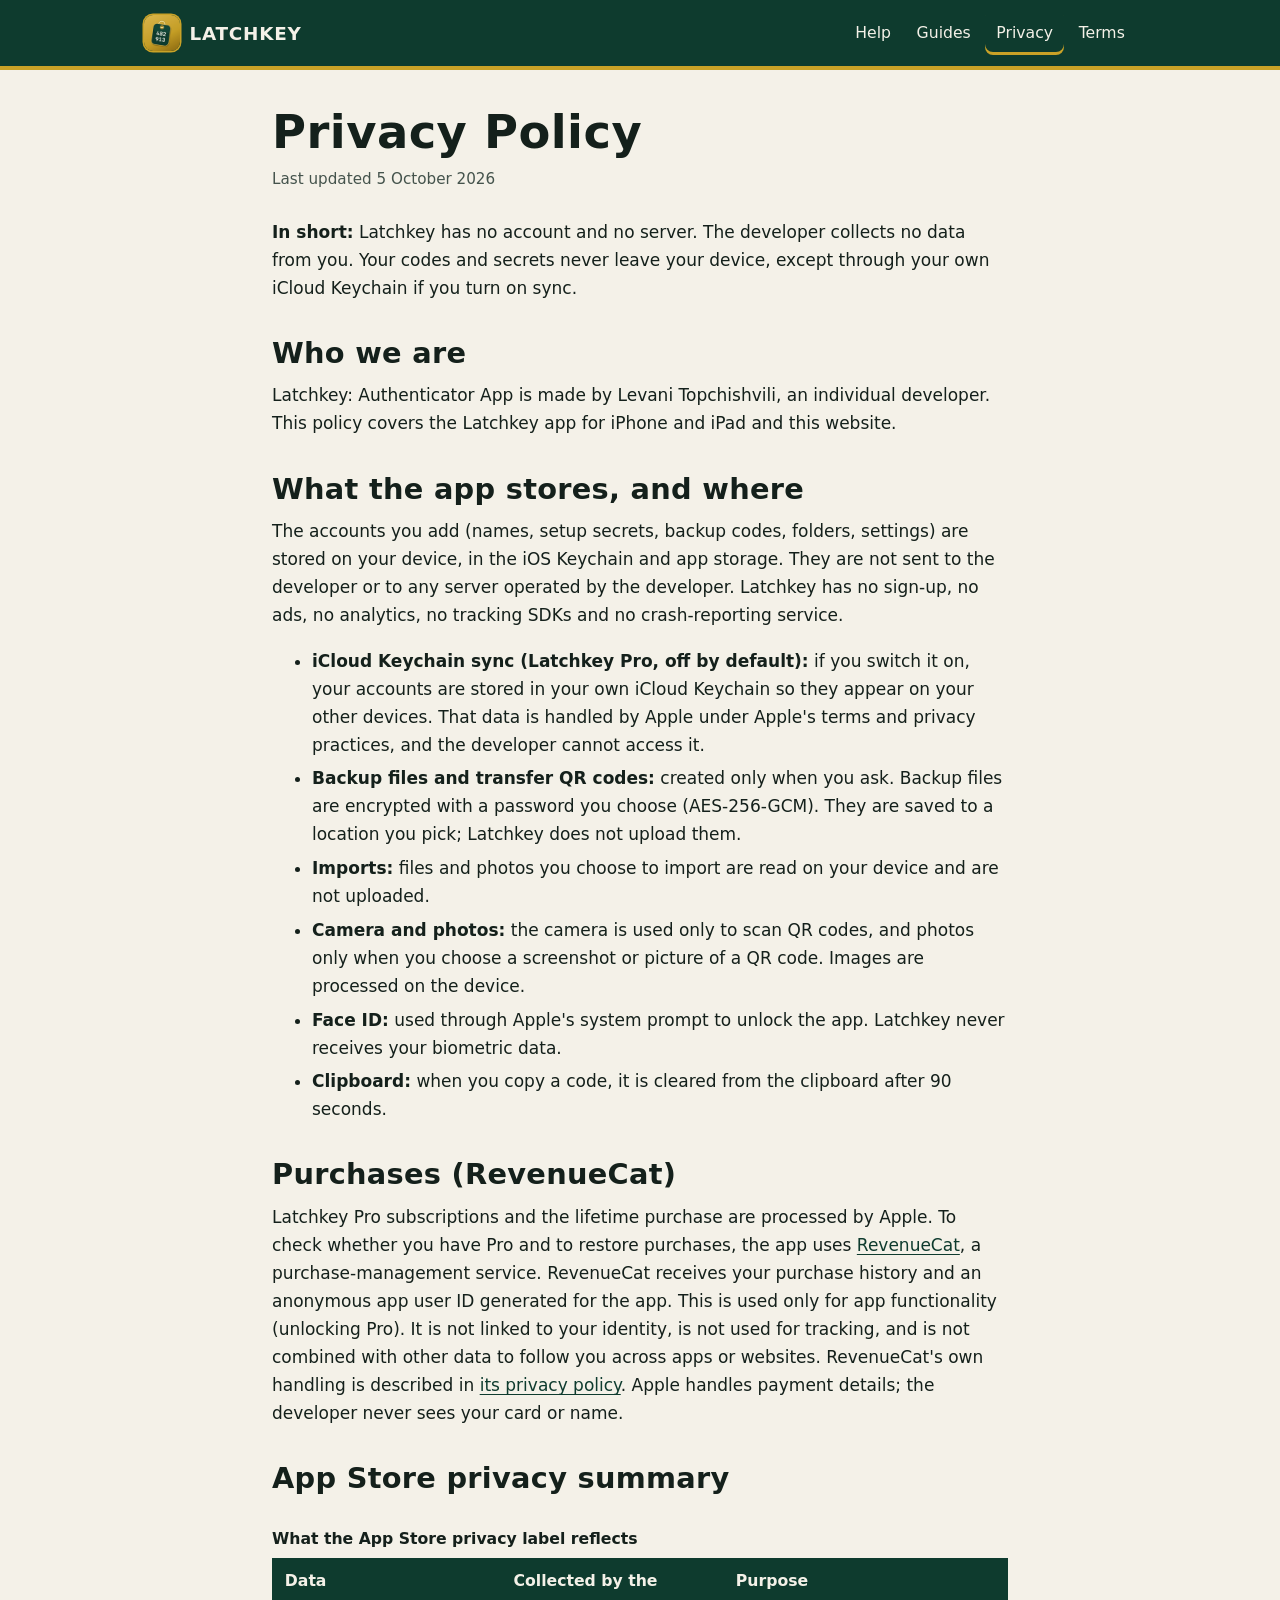
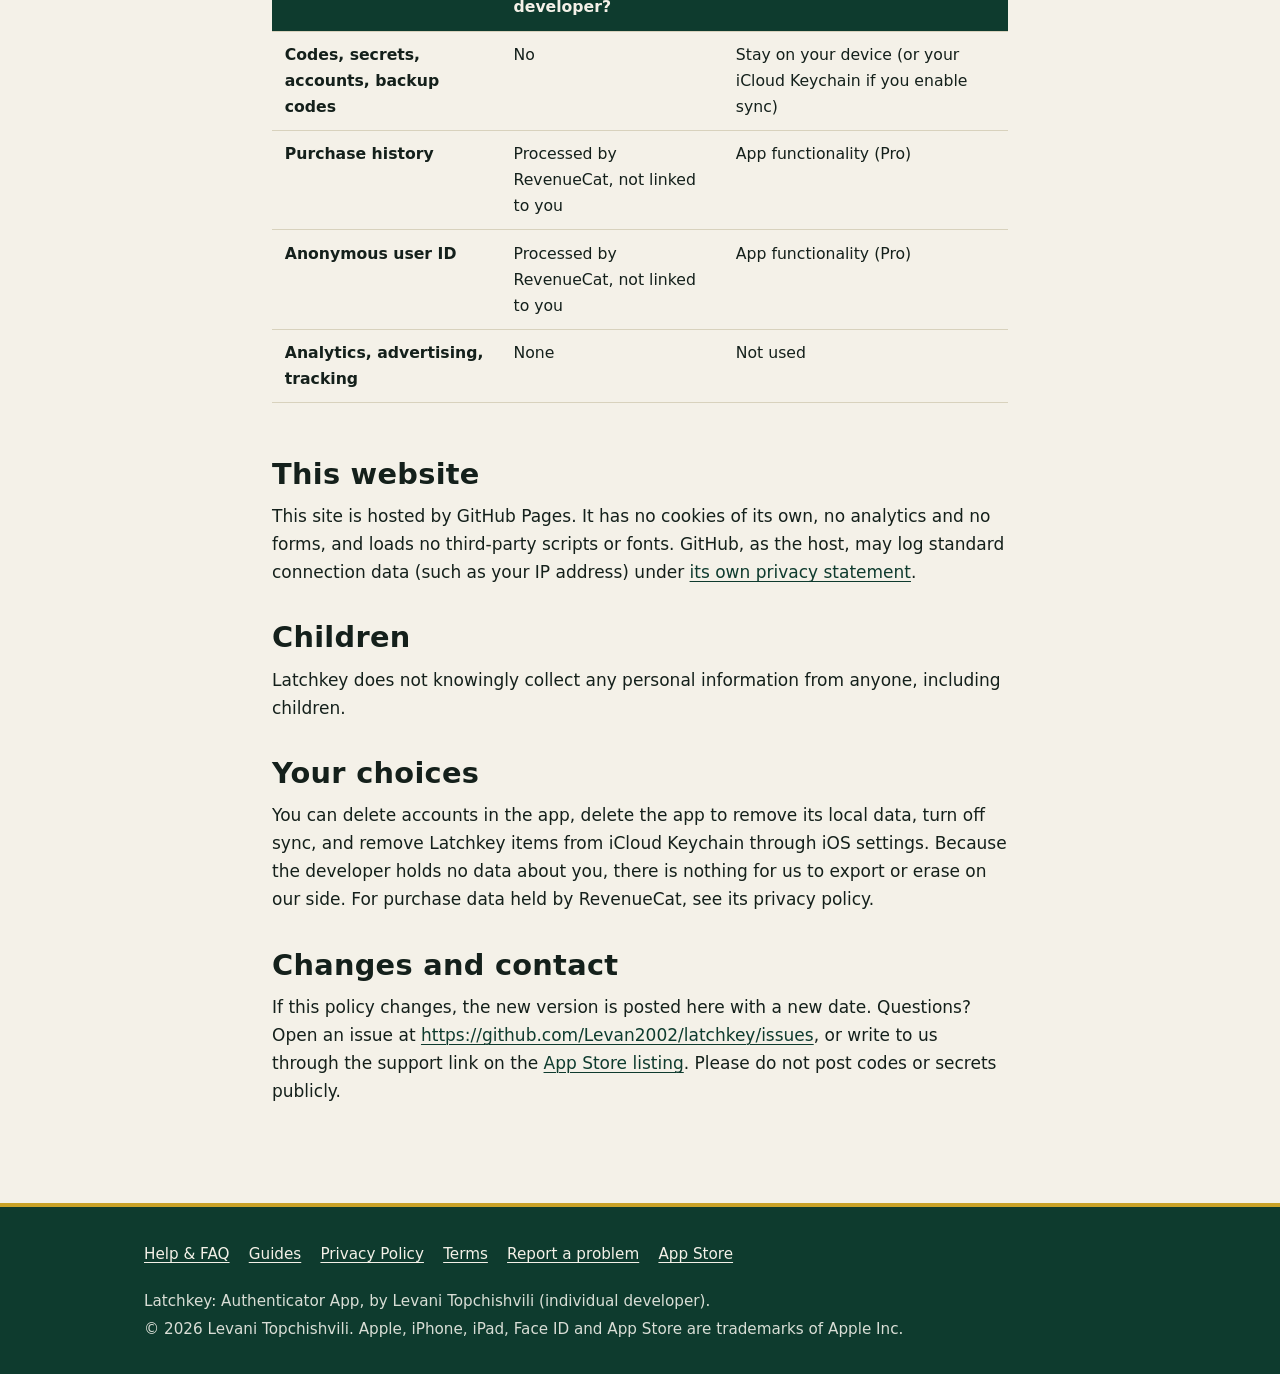
<file: docs/privacy.html>
<!doctype html>
<html lang="en">
<head>
<meta charset="utf-8">
<meta name="viewport" content="width=device-width, initial-scale=1, viewport-fit=cover">
<title>Privacy Policy: Latchkey Authenticator</title>
<meta name="description" content="Latchkey collects no data. Codes and secrets stay on your device. RevenueCat processes purchase history and an anonymous ID only to unlock Pro.">
<meta name="color-scheme" content="light dark">
<meta name="theme-color" content="#0E3B2E">
<meta name="apple-itunes-app" content="app-id=6819347011">
<link rel="canonical" href="https://levan2002.github.io/latchkey/privacy.html">
<link rel="icon" type="image/png" sizes="32x32" href="favicon.png">
<link rel="apple-touch-icon" href="apple-touch-icon.png">
<meta property="og:type" content="website">
<meta property="og:title" content="Privacy Policy: Latchkey Authenticator">
<meta property="og:description" content="Latchkey collects no data. Codes and secrets stay on your device. RevenueCat processes purchase history and an anonymous ID only to unlock Pro.">
<meta property="og:url" content="https://levan2002.github.io/latchkey/privacy.html">
<meta property="og:site_name" content="Latchkey">
<meta property="og:image" content="https://levan2002.github.io/latchkey/img/icon-512.png">
<meta name="twitter:card" content="summary">
<link rel="stylesheet" href="style.css">
<script type="application/ld+json">
{
 "@context": "https://schema.org",
 "@type": "BreadcrumbList",
 "itemListElement": [
  {
   "@type": "ListItem",
   "position": 1,
   "name": "Latchkey",
   "item": "https://levan2002.github.io/latchkey/"
  },
  {
   "@type": "ListItem",
   "position": 2,
   "name": "Privacy Policy",
   "item": "https://levan2002.github.io/latchkey/privacy.html"
  }
 ]
}
</script>
</head>
<body>
<a class="skip" href="#main">Skip to content</a>
<header class="bar"><div class="wrap">
<a class="brand" href=""><img src="img/icon-96.png" width="36" height="36" alt="">Latchkey</a>
<nav aria-label="Main"><a href="help.html">Help</a><a href="guides/">Guides</a><a href="privacy.html" aria-current="page">Privacy</a><a href="terms.html">Terms</a></nav>
</div></header>
<main id="main"><div class="wrap page">
<h1>Privacy Policy</h1>
<p class="meta">Last updated 5 October 2026</p>
<p><strong>In short:</strong> Latchkey has no account and no server. The developer collects no data from you. Your codes and secrets never leave your device, except through your own iCloud Keychain if you turn on sync.</p>

<h2>Who we are</h2>
<p>Latchkey: Authenticator App is made by Levani Topchishvili, an individual developer. This policy covers the Latchkey app for iPhone and iPad and this website.</p>

<h2>What the app stores, and where</h2>
<p>The accounts you add (names, setup secrets, backup codes, folders, settings) are stored on your device, in the iOS Keychain and app storage. They are not sent to the developer or to any server operated by the developer. Latchkey has no sign-up, no ads, no analytics, no tracking SDKs and no crash-reporting service.</p>
<ul>
<li><strong>iCloud Keychain sync (Latchkey Pro, off by default):</strong> if you switch it on, your accounts are stored in your own iCloud Keychain so they appear on your other devices. That data is handled by Apple under Apple's terms and privacy practices, and the developer cannot access it.</li>
<li><strong>Backup files and transfer QR codes:</strong> created only when you ask. Backup files are encrypted with a password you choose (AES-256-GCM). They are saved to a location you pick; Latchkey does not upload them.</li>
<li><strong>Imports:</strong> files and photos you choose to import are read on your device and are not uploaded.</li>
<li><strong>Camera and photos:</strong> the camera is used only to scan QR codes, and photos only when you choose a screenshot or picture of a QR code. Images are processed on the device.</li>
<li><strong>Face ID:</strong> used through Apple's system prompt to unlock the app. Latchkey never receives your biometric data.</li>
<li><strong>Clipboard:</strong> when you copy a code, it is cleared from the clipboard after 90 seconds.</li>
</ul>

<h2>Purchases (RevenueCat)</h2>
<p>Latchkey Pro subscriptions and the lifetime purchase are processed by Apple. To check whether you have Pro and to restore purchases, the app uses <a href="https://www.revenuecat.com">RevenueCat</a>, a purchase-management service. RevenueCat receives your purchase history and an anonymous app user ID generated for the app. This is used only for app functionality (unlocking Pro). It is not linked to your identity, is not used for tracking, and is not combined with other data to follow you across apps or websites. RevenueCat's own handling is described in <a href="https://www.revenuecat.com/privacy">its privacy policy</a>. Apple handles payment details; the developer never sees your card or name.</p>

<h2>App Store privacy summary</h2>
<div class="tablewrap"><table>
<caption>What the App Store privacy label reflects</caption>
<thead><tr><th scope="col">Data</th><th scope="col">Collected by the developer?</th><th scope="col">Purpose</th></tr></thead>
<tbody>
<tr><th scope="row">Codes, secrets, accounts, backup codes</th><td>No</td><td>Stay on your device (or your iCloud Keychain if you enable sync)</td></tr>
<tr><th scope="row">Purchase history</th><td>Processed by RevenueCat, not linked to you</td><td>App functionality (Pro)</td></tr>
<tr><th scope="row">Anonymous user ID</th><td>Processed by RevenueCat, not linked to you</td><td>App functionality (Pro)</td></tr>
<tr><th scope="row">Analytics, advertising, tracking</th><td>None</td><td>Not used</td></tr>
</tbody></table></div>

<h2>This website</h2>
<p>This site is hosted by GitHub Pages. It has no cookies of its own, no analytics and no forms, and loads no third-party scripts or fonts. GitHub, as the host, may log standard connection data (such as your IP address) under <a href="https://docs.github.com/site-policy/privacy-policies/github-general-privacy-statement">its own privacy statement</a>.</p>

<h2>Children</h2>
<p>Latchkey does not knowingly collect any personal information from anyone, including children.</p>

<h2>Your choices</h2>
<p>You can delete accounts in the app, delete the app to remove its local data, turn off sync, and remove Latchkey items from iCloud Keychain through iOS settings. Because the developer holds no data about you, there is nothing for us to export or erase on our side. For purchase data held by RevenueCat, see its privacy policy.</p>

<h2>Changes and contact</h2>
<p>If this policy changes, the new version is posted here with a new date. Questions? Open an issue at <a href="https://github.com/Levan2002/latchkey/issues">https://github.com/Levan2002/latchkey/issues</a>, or write to us through the support link on the <a href="https://apps.apple.com/app/id6819347011">App Store listing</a>. Please do not post codes or secrets publicly.</p>

</div></main>
<footer><div class="wrap">
<nav aria-label="Footer"><a href="help.html">Help &amp; FAQ</a><a href="guides/">Guides</a><a href="privacy.html">Privacy Policy</a><a href="terms.html">Terms</a><a href="https://github.com/Levan2002/latchkey/issues">Report a problem</a><a href="https://apps.apple.com/app/id6819347011">App Store</a></nav>
<p>Latchkey: Authenticator App, by Levani Topchishvili (individual developer).</p>
<p>&copy; 2026 Levani Topchishvili. Apple, iPhone, iPad, Face ID and App Store are trademarks of Apple Inc.</p>
</div></footer>
</body>
</html>
</file>
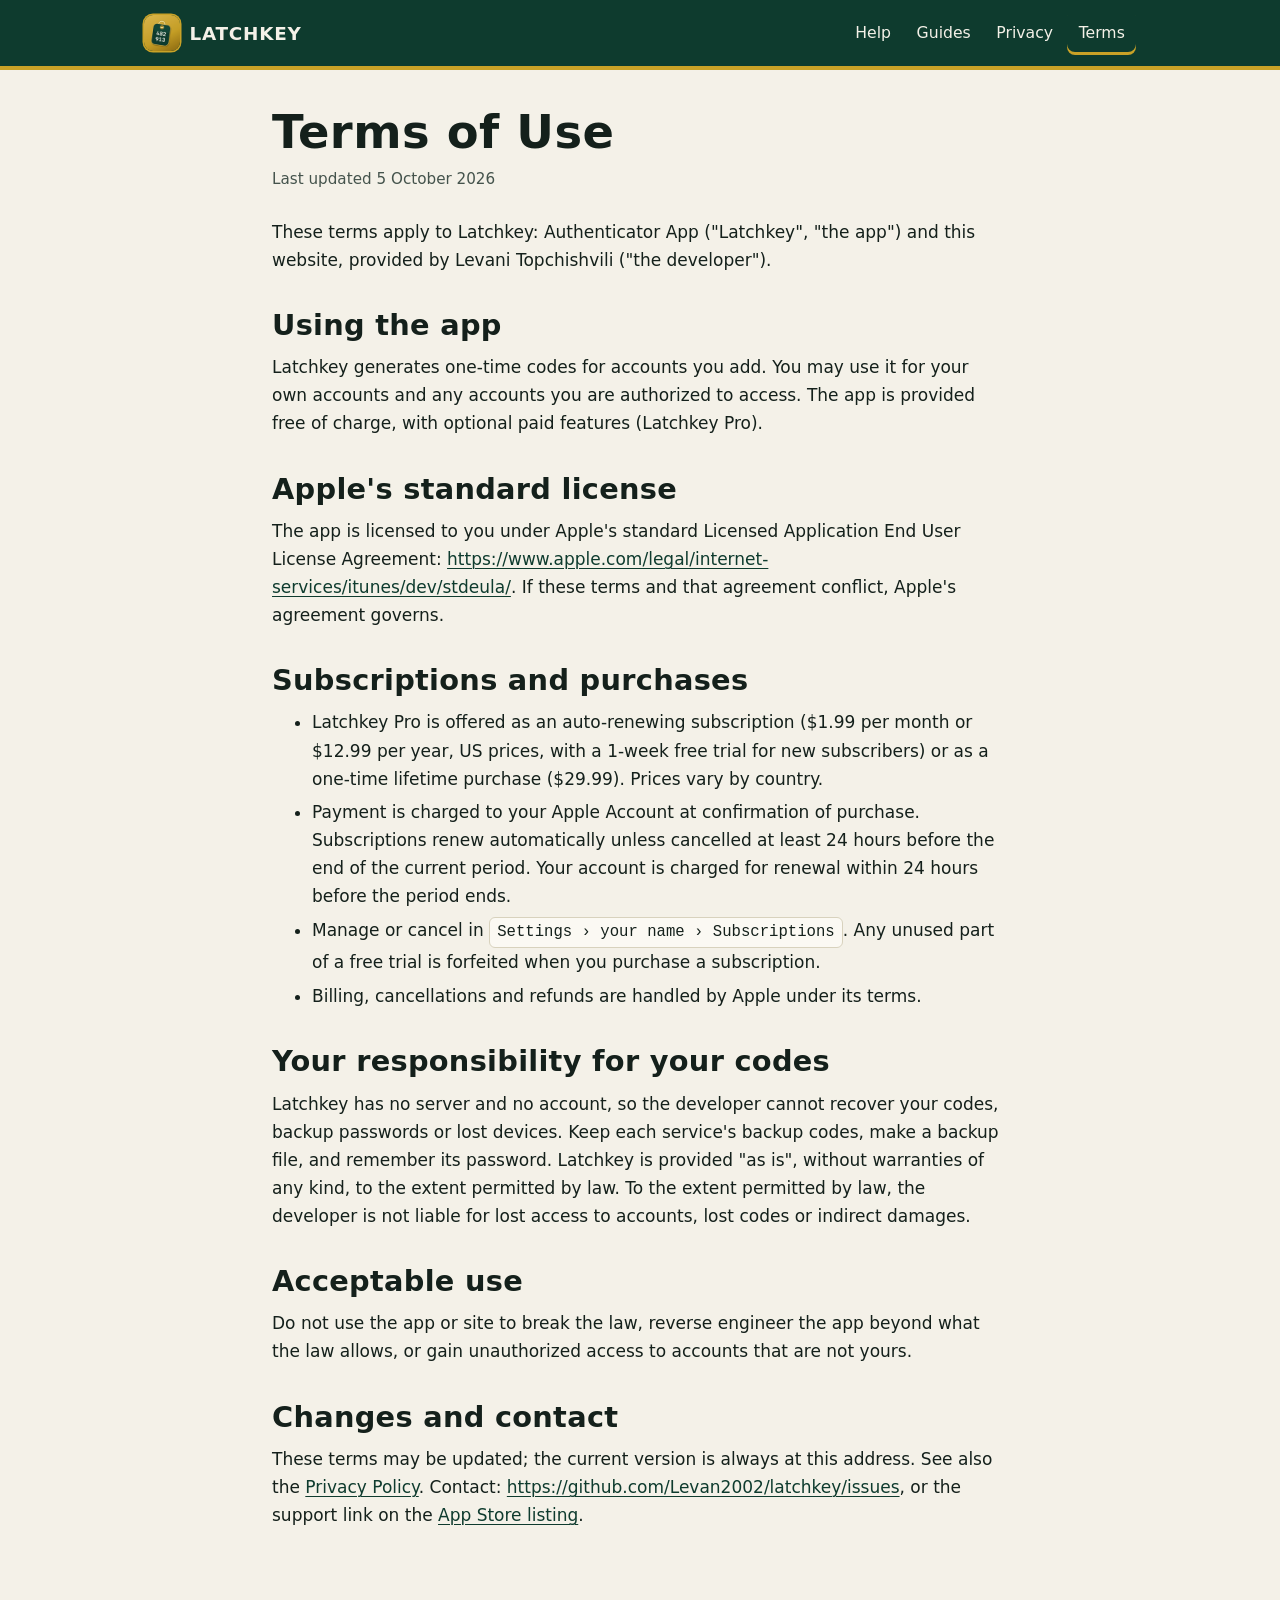
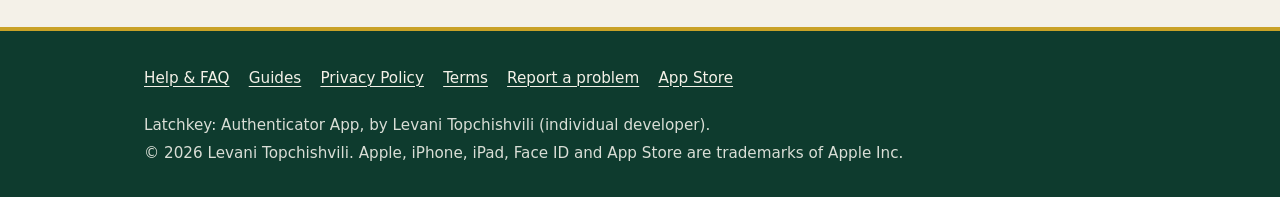
<file: docs/terms.html>
<!doctype html>
<html lang="en">
<head>
<meta charset="utf-8">
<meta name="viewport" content="width=device-width, initial-scale=1, viewport-fit=cover">
<title>Terms of Use: Latchkey Authenticator</title>
<meta name="description" content="Terms of use for Latchkey: Authenticator App. Subscriptions are governed by Apple&#x27;s standard licensed application end user license agreement.">
<meta name="color-scheme" content="light dark">
<meta name="theme-color" content="#0E3B2E">
<meta name="apple-itunes-app" content="app-id=6819347011">
<link rel="canonical" href="https://levan2002.github.io/latchkey/terms.html">
<link rel="icon" type="image/png" sizes="32x32" href="favicon.png">
<link rel="apple-touch-icon" href="apple-touch-icon.png">
<meta property="og:type" content="website">
<meta property="og:title" content="Terms of Use: Latchkey Authenticator">
<meta property="og:description" content="Terms of use for Latchkey: Authenticator App. Subscriptions are governed by Apple&#x27;s standard licensed application end user license agreement.">
<meta property="og:url" content="https://levan2002.github.io/latchkey/terms.html">
<meta property="og:site_name" content="Latchkey">
<meta property="og:image" content="https://levan2002.github.io/latchkey/img/icon-512.png">
<meta name="twitter:card" content="summary">
<link rel="stylesheet" href="style.css">
<script type="application/ld+json">
{
 "@context": "https://schema.org",
 "@type": "BreadcrumbList",
 "itemListElement": [
  {
   "@type": "ListItem",
   "position": 1,
   "name": "Latchkey",
   "item": "https://levan2002.github.io/latchkey/"
  },
  {
   "@type": "ListItem",
   "position": 2,
   "name": "Terms of Use",
   "item": "https://levan2002.github.io/latchkey/terms.html"
  }
 ]
}
</script>
</head>
<body>
<a class="skip" href="#main">Skip to content</a>
<header class="bar"><div class="wrap">
<a class="brand" href=""><img src="img/icon-96.png" width="36" height="36" alt="">Latchkey</a>
<nav aria-label="Main"><a href="help.html">Help</a><a href="guides/">Guides</a><a href="privacy.html">Privacy</a><a href="terms.html" aria-current="page">Terms</a></nav>
</div></header>
<main id="main"><div class="wrap page">
<h1>Terms of Use</h1>
<p class="meta">Last updated 5 October 2026</p>
<p>These terms apply to Latchkey: Authenticator App ("Latchkey", "the app") and this website, provided by Levani Topchishvili ("the developer").</p>

<h2>Using the app</h2>
<p>Latchkey generates one-time codes for accounts you add. You may use it for your own accounts and any accounts you are authorized to access. The app is provided free of charge, with optional paid features (Latchkey Pro).</p>

<h2>Apple's standard license</h2>
<p>The app is licensed to you under Apple's standard Licensed Application End User License Agreement: <a href="https://www.apple.com/legal/internet-services/itunes/dev/stdeula/">https://www.apple.com/legal/internet-services/itunes/dev/stdeula/</a>. If these terms and that agreement conflict, Apple's agreement governs.</p>

<h2>Subscriptions and purchases</h2>
<ul>
<li>Latchkey Pro is offered as an auto-renewing subscription ($1.99 per month or $12.99 per year, US prices, with a 1-week free trial for new subscribers) or as a one-time lifetime purchase ($29.99). Prices vary by country.</li>
<li>Payment is charged to your Apple Account at confirmation of purchase. Subscriptions renew automatically unless cancelled at least 24 hours before the end of the current period. Your account is charged for renewal within 24 hours before the period ends.</li>
<li>Manage or cancel in <span class="path">Settings &rsaquo; your name &rsaquo; Subscriptions</span>. Any unused part of a free trial is forfeited when you purchase a subscription.</li>
<li>Billing, cancellations and refunds are handled by Apple under its terms.</li>
</ul>

<h2>Your responsibility for your codes</h2>
<p>Latchkey has no server and no account, so the developer cannot recover your codes, backup passwords or lost devices. Keep each service's backup codes, make a backup file, and remember its password. Latchkey is provided "as is", without warranties of any kind, to the extent permitted by law. To the extent permitted by law, the developer is not liable for lost access to accounts, lost codes or indirect damages.</p>

<h2>Acceptable use</h2>
<p>Do not use the app or site to break the law, reverse engineer the app beyond what the law allows, or gain unauthorized access to accounts that are not yours.</p>

<h2>Changes and contact</h2>
<p>These terms may be updated; the current version is always at this address. See also the <a href="privacy.html">Privacy Policy</a>. Contact: <a href="https://github.com/Levan2002/latchkey/issues">https://github.com/Levan2002/latchkey/issues</a>, or the support link on the <a href="https://apps.apple.com/app/id6819347011">App Store listing</a>.</p>

</div></main>
<footer><div class="wrap">
<nav aria-label="Footer"><a href="help.html">Help &amp; FAQ</a><a href="guides/">Guides</a><a href="privacy.html">Privacy Policy</a><a href="terms.html">Terms</a><a href="https://github.com/Levan2002/latchkey/issues">Report a problem</a><a href="https://apps.apple.com/app/id6819347011">App Store</a></nav>
<p>Latchkey: Authenticator App, by Levani Topchishvili (individual developer).</p>
<p>&copy; 2026 Levani Topchishvili. Apple, iPhone, iPad, Face ID and App Store are trademarks of Apple Inc.</p>
</div></footer>
</body>
</html>
</file>
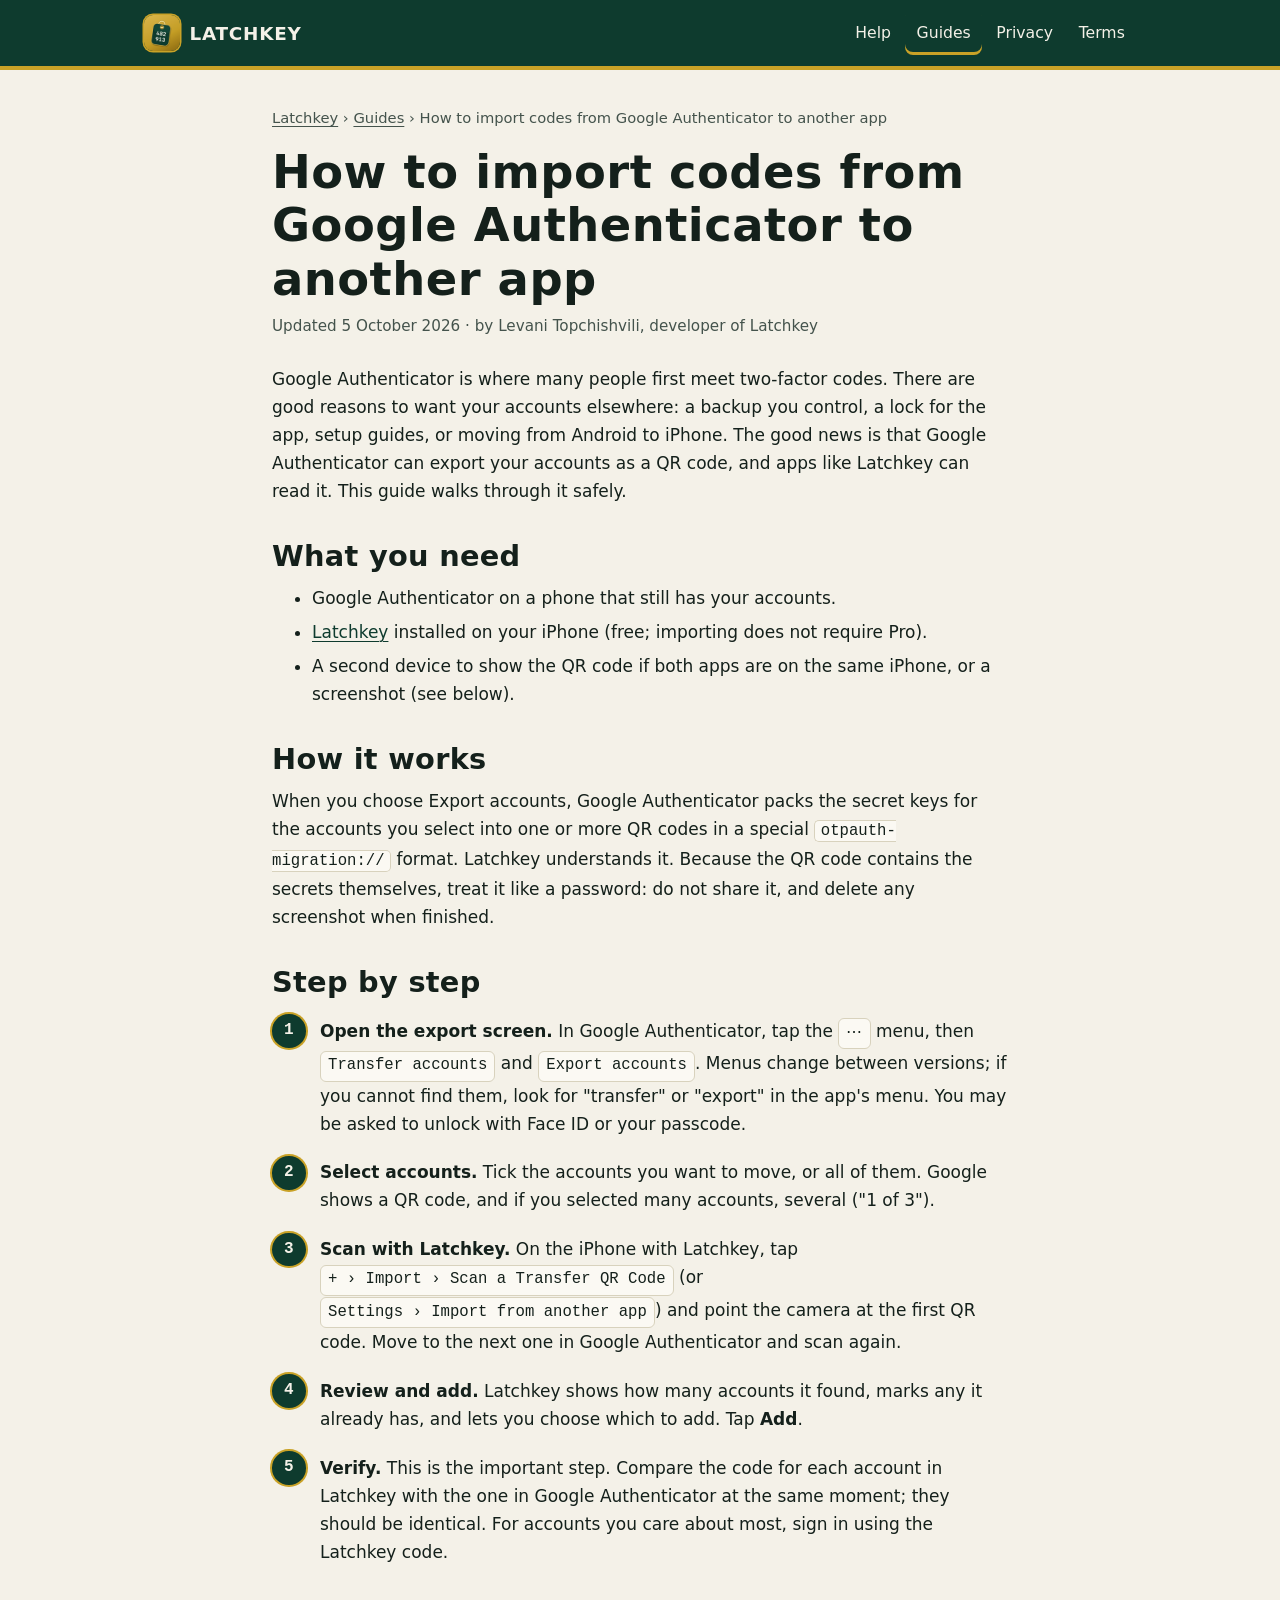
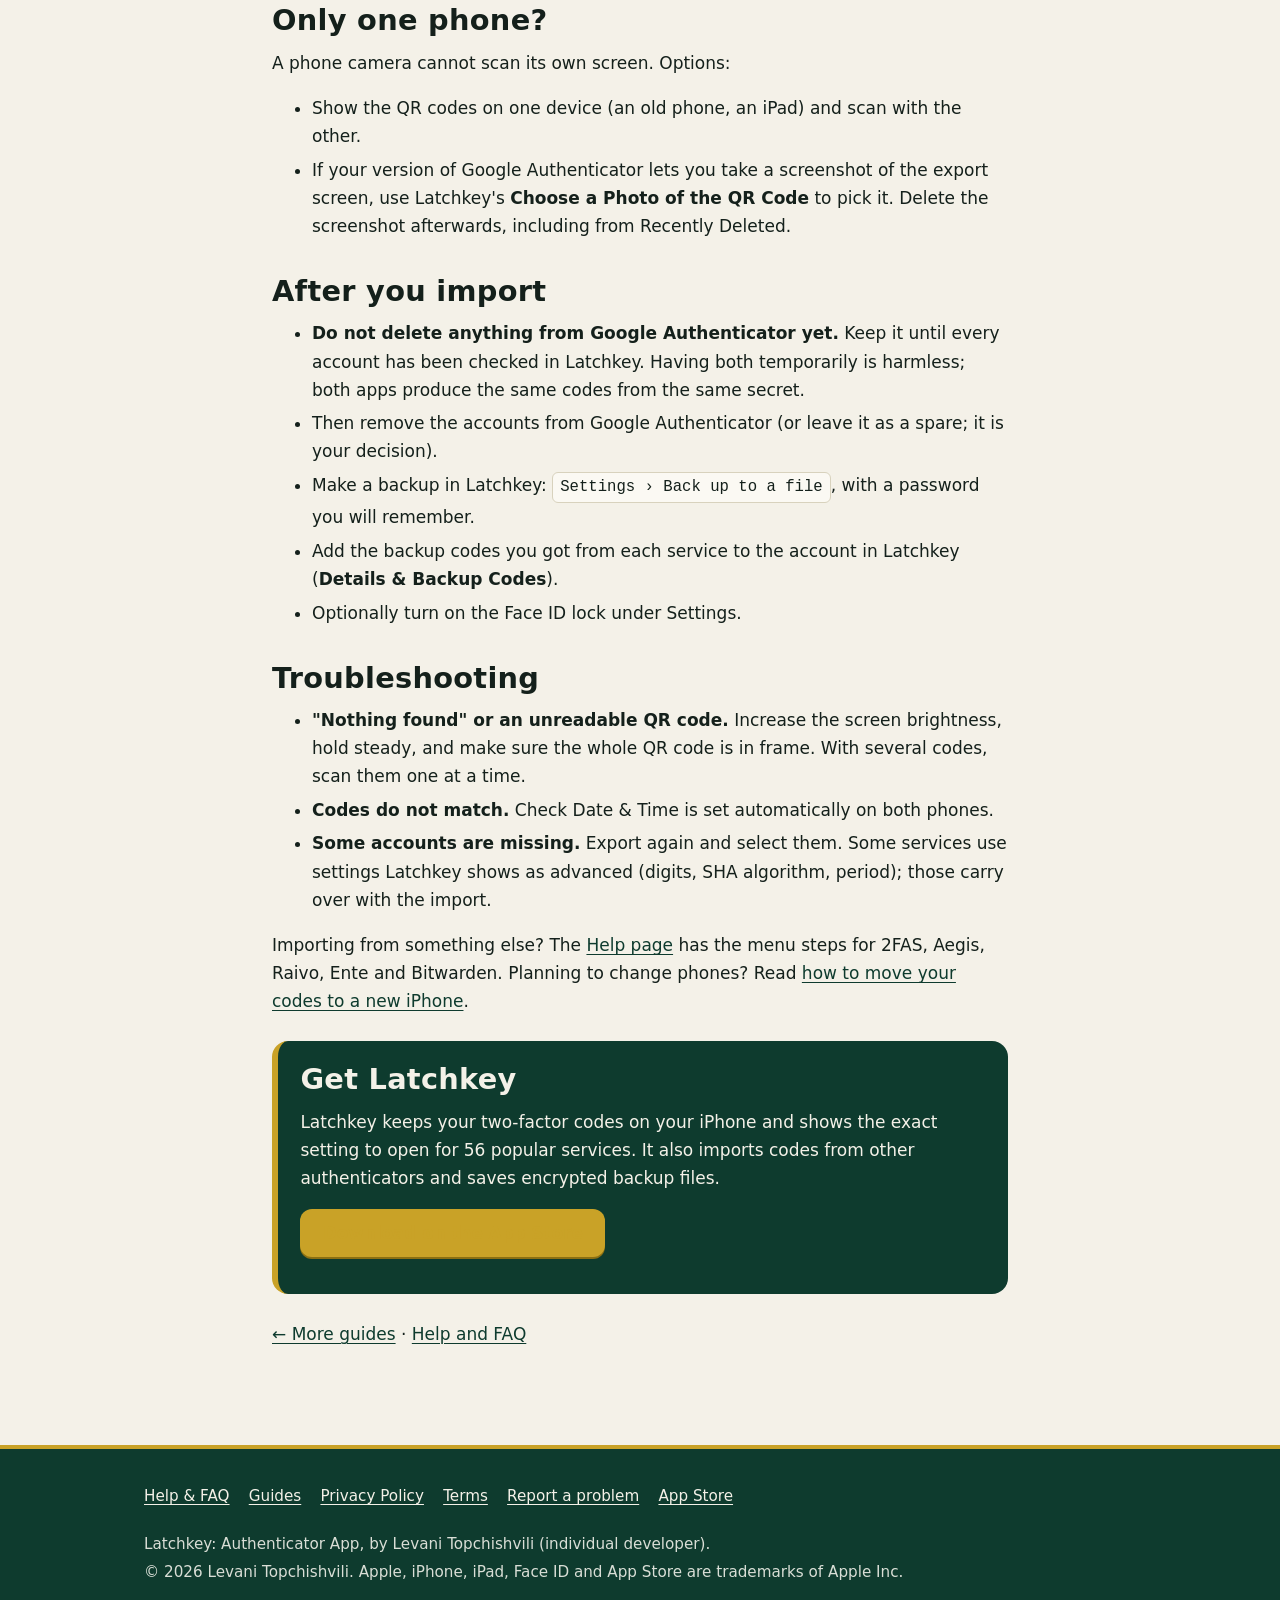
<file: docs/guides/import-google-authenticator-codes.html>
<!doctype html>
<html lang="en">
<head>
<meta charset="utf-8">
<meta name="viewport" content="width=device-width, initial-scale=1, viewport-fit=cover">
<title>How to import codes from Google Authenticator to another app | Latchkey</title>
<meta name="description" content="Export your accounts from Google Authenticator as a transfer QR code and import them into Latchkey on iPhone, then verify each code before removing the old ones.">
<meta name="color-scheme" content="light dark">
<meta name="theme-color" content="#0E3B2E">
<meta name="apple-itunes-app" content="app-id=6819347011">
<link rel="canonical" href="https://levan2002.github.io/latchkey/guides/import-google-authenticator-codes.html">
<link rel="icon" type="image/png" sizes="32x32" href="../favicon.png">
<link rel="apple-touch-icon" href="../apple-touch-icon.png">
<meta property="og:type" content="article">
<meta property="og:title" content="How to import codes from Google Authenticator to another app | Latchkey">
<meta property="og:description" content="Export your accounts from Google Authenticator as a transfer QR code and import them into Latchkey on iPhone, then verify each code before removing the old ones.">
<meta property="og:url" content="https://levan2002.github.io/latchkey/guides/import-google-authenticator-codes.html">
<meta property="og:site_name" content="Latchkey">
<meta property="og:image" content="https://levan2002.github.io/latchkey/img/icon-512.png">
<meta name="twitter:card" content="summary">
<link rel="stylesheet" href="../style.css">
<script type="application/ld+json">
{
 "@context": "https://schema.org",
 "@type": "Article",
 "headline": "How to import codes from Google Authenticator to another app",
 "description": "Export your accounts from Google Authenticator as a transfer QR code and import them into Latchkey on iPhone, then verify each code before removing the old ones.",
 "author": {
  "@type": "Person",
  "name": "Levani Topchishvili"
 },
 "publisher": {
  "@type": "Person",
  "name": "Levani Topchishvili"
 },
 "datePublished": "2026-10-05",
 "dateModified": "2026-10-05",
 "mainEntityOfPage": "https://levan2002.github.io/latchkey/guides/import-google-authenticator-codes.html",
 "image": "https://levan2002.github.io/latchkey/img/icon-512.png"
}
</script>
<script type="application/ld+json">
{
 "@context": "https://schema.org",
 "@type": "HowTo",
 "name": "How to import codes from Google Authenticator to another app",
 "description": "Export your accounts from Google Authenticator as a transfer QR code and import them into Latchkey on iPhone, then verify each code before removing the old ones.",
 "totalTime": "PT10M",
 "step": [
  {
   "@type": "HowToStep",
   "position": 1,
   "name": "Open the export screen",
   "text": "In Google Authenticator tap the three-dot menu, then Transfer accounts, then Export accounts.",
   "url": "https://levan2002.github.io/latchkey/guides/import-google-authenticator-codes.html#step-1"
  },
  {
   "@type": "HowToStep",
   "position": 2,
   "name": "Select your accounts",
   "text": "Choose the accounts to move; Google shows one or more QR codes.",
   "url": "https://levan2002.github.io/latchkey/guides/import-google-authenticator-codes.html#step-2"
  },
  {
   "@type": "HowToStep",
   "position": 3,
   "name": "Scan them in Latchkey",
   "text": "In Latchkey tap +, Import, Scan a Transfer QR Code, and scan each code in turn.",
   "url": "https://levan2002.github.io/latchkey/guides/import-google-authenticator-codes.html#step-3"
  },
  {
   "@type": "HowToStep",
   "position": 4,
   "name": "Review and add",
   "text": "Check the list Latchkey found and add the accounts.",
   "url": "https://levan2002.github.io/latchkey/guides/import-google-authenticator-codes.html#step-4"
  },
  {
   "@type": "HowToStep",
   "position": 5,
   "name": "Verify, then clean up",
   "text": "Confirm the codes work, then remove accounts from Google Authenticator and delete any screenshots.",
   "url": "https://levan2002.github.io/latchkey/guides/import-google-authenticator-codes.html#step-5"
  }
 ]
}
</script>
<script type="application/ld+json">
{
 "@context": "https://schema.org",
 "@type": "BreadcrumbList",
 "itemListElement": [
  {
   "@type": "ListItem",
   "position": 1,
   "name": "Latchkey",
   "item": "https://levan2002.github.io/latchkey/"
  },
  {
   "@type": "ListItem",
   "position": 2,
   "name": "Guides",
   "item": "https://levan2002.github.io/latchkey/guides/"
  },
  {
   "@type": "ListItem",
   "position": 3,
   "name": "How to import codes from Google Authenticator to another app",
   "item": "https://levan2002.github.io/latchkey/guides/import-google-authenticator-codes.html"
  }
 ]
}
</script>
</head>
<body>
<a class="skip" href="#main">Skip to content</a>
<header class="bar"><div class="wrap">
<a class="brand" href="../"><img src="../img/icon-96.png" width="36" height="36" alt="">Latchkey</a>
<nav aria-label="Main"><a href="../help.html">Help</a><a href="../guides/" aria-current="page">Guides</a><a href="../privacy.html">Privacy</a><a href="../terms.html">Terms</a></nav>
</div></header>
<main id="main"><article class="wrap page">
<p class="crumbs"><a href="../">Latchkey</a> &rsaquo; <a href="./">Guides</a> &rsaquo; How to import codes from Google Authenticator to another app</p>
<h1>How to import codes from Google Authenticator to another app</h1>
<p class="meta">Updated 5 October 2026 &middot; by Levani Topchishvili, developer of Latchkey</p>
<p>Google Authenticator is where many people first meet two-factor codes. There are good reasons to want your accounts elsewhere: a backup you control, a lock for the app, setup guides, or moving from Android to iPhone. The good news is that Google Authenticator can export your accounts as a QR code, and apps like Latchkey can read it. This guide walks through it safely.</p>

<h2>What you need</h2>
<ul><li>Google Authenticator on a phone that still has your accounts.</li>
<li><a href="https://apps.apple.com/app/id6819347011">Latchkey</a> installed on your iPhone (free; importing does not require Pro).</li>
<li>A second device to show the QR code if both apps are on the same iPhone, or a screenshot (see below).</li></ul>

<h2>How it works</h2>
<p>When you choose Export accounts, Google Authenticator packs the secret keys for the accounts you select into one or more QR codes in a special <code>otpauth-migration://</code> format. Latchkey understands it. Because the QR code contains the secrets themselves, treat it like a password: do not share it, and delete any screenshot when finished.</p>

<h2>Step by step</h2>
<ol class="steps">
<li id="step-1"><strong>Open the export screen.</strong> In Google Authenticator, tap the <span class="path">&#8943;</span> menu, then <span class="path">Transfer accounts</span> and <span class="path">Export accounts</span>. Menus change between versions; if you cannot find them, look for "transfer" or "export" in the app's menu. You may be asked to unlock with Face ID or your passcode.</li>
<li id="step-2"><strong>Select accounts.</strong> Tick the accounts you want to move, or all of them. Google shows a QR code, and if you selected many accounts, several ("1 of 3").</li>
<li id="step-3"><strong>Scan with Latchkey.</strong> On the iPhone with Latchkey, tap <span class="path">+ &rsaquo; Import &rsaquo; Scan a Transfer QR Code</span> (or <span class="path">Settings &rsaquo; Import from another app</span>) and point the camera at the first QR code. Move to the next one in Google Authenticator and scan again.</li>
<li id="step-4"><strong>Review and add.</strong> Latchkey shows how many accounts it found, marks any it already has, and lets you choose which to add. Tap <strong>Add</strong>.</li>
<li id="step-5"><strong>Verify.</strong> This is the important step. Compare the code for each account in Latchkey with the one in Google Authenticator at the same moment; they should be identical. For accounts you care about most, sign in using the Latchkey code.</li>
</ol>

<h2>Only one phone?</h2>
<p>A phone camera cannot scan its own screen. Options:</p>
<ul>
<li>Show the QR codes on one device (an old phone, an iPad) and scan with the other.</li>
<li>If your version of Google Authenticator lets you take a screenshot of the export screen, use Latchkey's <strong>Choose a Photo of the QR Code</strong> to pick it. Delete the screenshot afterwards, including from Recently Deleted.</li>
</ul>

<h2>After you import</h2>
<ul>
<li><strong>Do not delete anything from Google Authenticator yet.</strong> Keep it until every account has been checked in Latchkey. Having both temporarily is harmless; both apps produce the same codes from the same secret.</li>
<li>Then remove the accounts from Google Authenticator (or leave it as a spare; it is your decision).</li>
<li>Make a backup in Latchkey: <span class="path">Settings &rsaquo; Back up to a file</span>, with a password you will remember.</li>
<li>Add the backup codes you got from each service to the account in Latchkey (<strong>Details &amp; Backup Codes</strong>).</li>
<li>Optionally turn on the Face ID lock under Settings.</li>
</ul>

<h2>Troubleshooting</h2>
<ul>
<li><strong>"Nothing found" or an unreadable QR code.</strong> Increase the screen brightness, hold steady, and make sure the whole QR code is in frame. With several codes, scan them one at a time.</li>
<li><strong>Codes do not match.</strong> Check Date &amp; Time is set automatically on both phones.</li>
<li><strong>Some accounts are missing.</strong> Export again and select them. Some services use settings Latchkey shows as advanced (digits, SHA algorithm, period); those carry over with the import.</li>
</ul>

<p>Importing from something else? The <a href="../help.html#import-overview">Help page</a> has the menu steps for 2FAS, Aegis, Raivo, Ente and Bitwarden. Planning to change phones? Read <a href="move-authenticator-codes-to-new-iphone.html">how to move your codes to a new iPhone</a>.</p>
<div class="panel"><h2>Get Latchkey</h2><p>Latchkey keeps your two-factor codes on your iPhone and shows the exact setting to open for 56 popular services. It also imports codes from other authenticators and saves encrypted backup files.</p><p><a class="cta" href="https://apps.apple.com/app/id6819347011">Download on the App Store</a></p></div>
<p><a href="./">&larr; More guides</a> &middot; <a href="../help.html">Help and FAQ</a></p>
</article></main>
<footer><div class="wrap">
<nav aria-label="Footer"><a href="../help.html">Help &amp; FAQ</a><a href="../guides/">Guides</a><a href="../privacy.html">Privacy Policy</a><a href="../terms.html">Terms</a><a href="https://github.com/Levan2002/latchkey/issues">Report a problem</a><a href="https://apps.apple.com/app/id6819347011">App Store</a></nav>
<p>Latchkey: Authenticator App, by Levani Topchishvili (individual developer).</p>
<p>&copy; 2026 Levani Topchishvili. Apple, iPhone, iPad, Face ID and App Store are trademarks of Apple Inc.</p>
</div></footer>
</body>
</html>
</file>
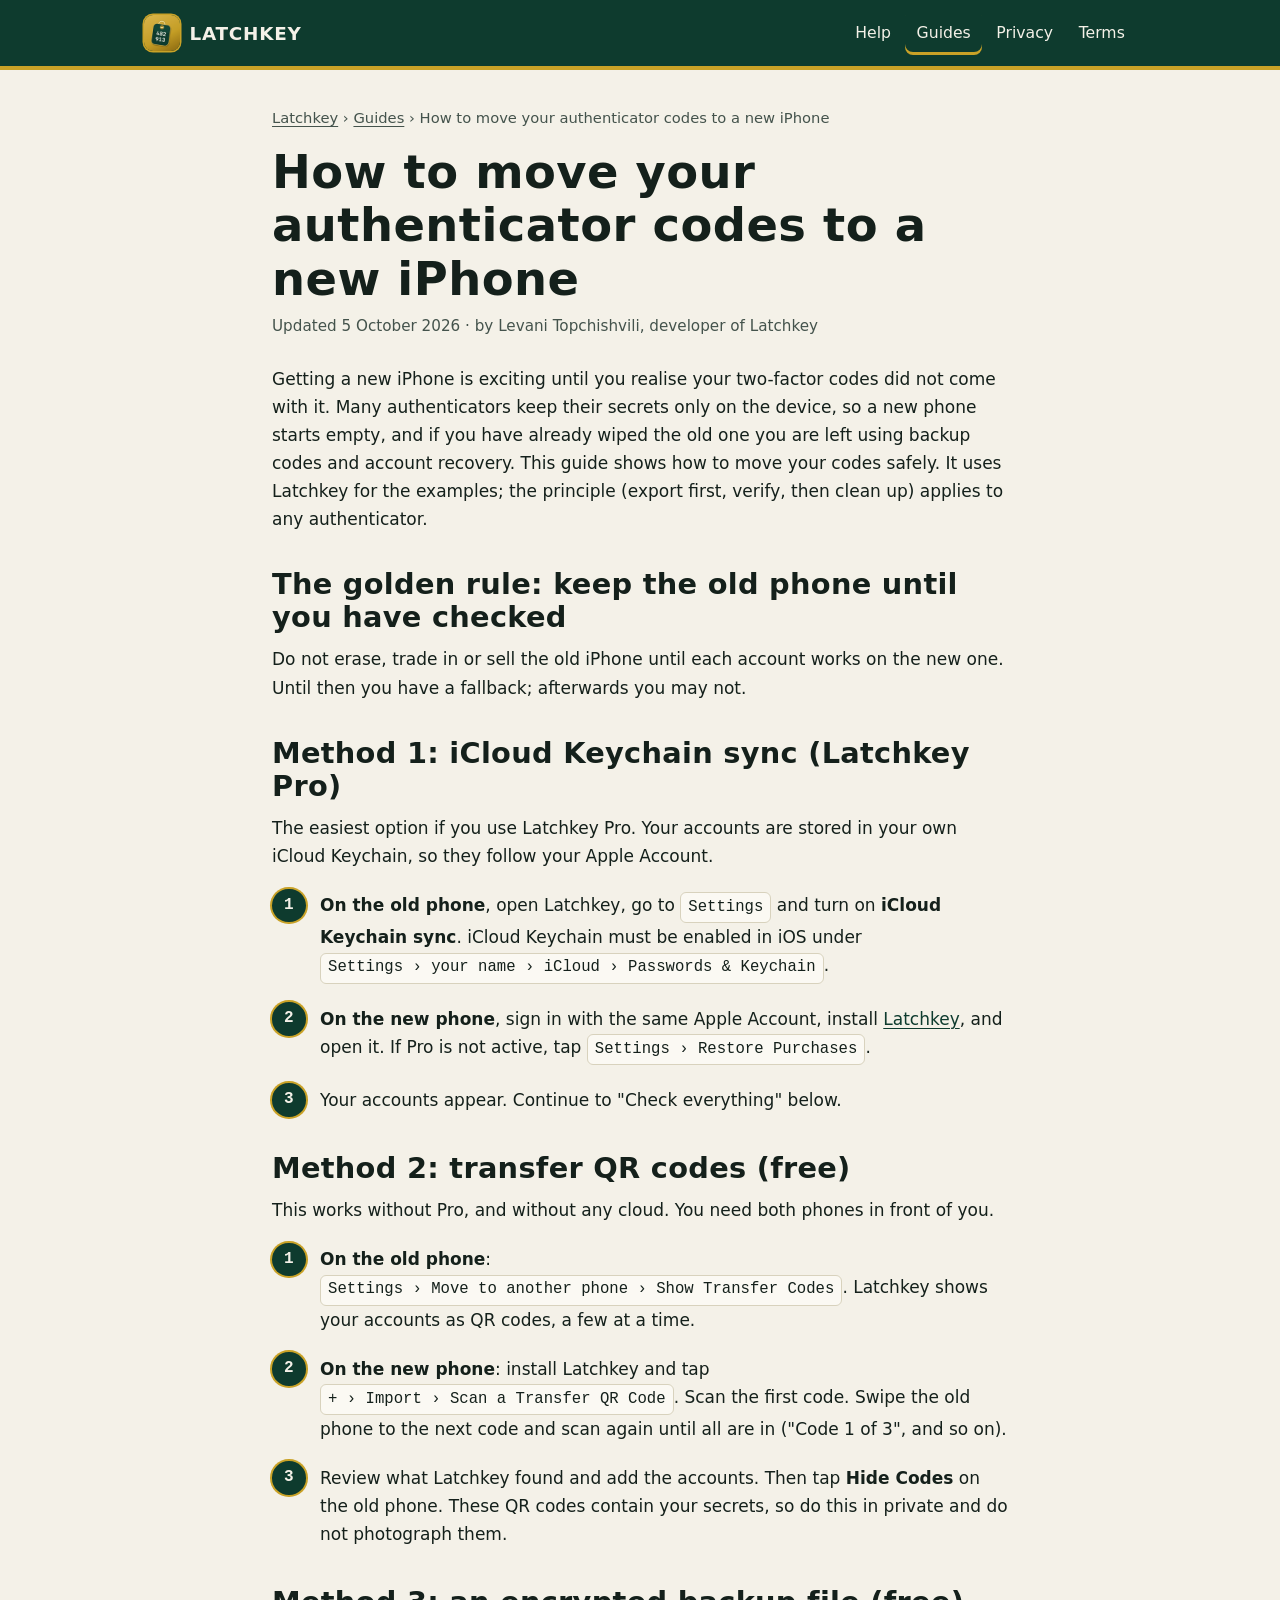
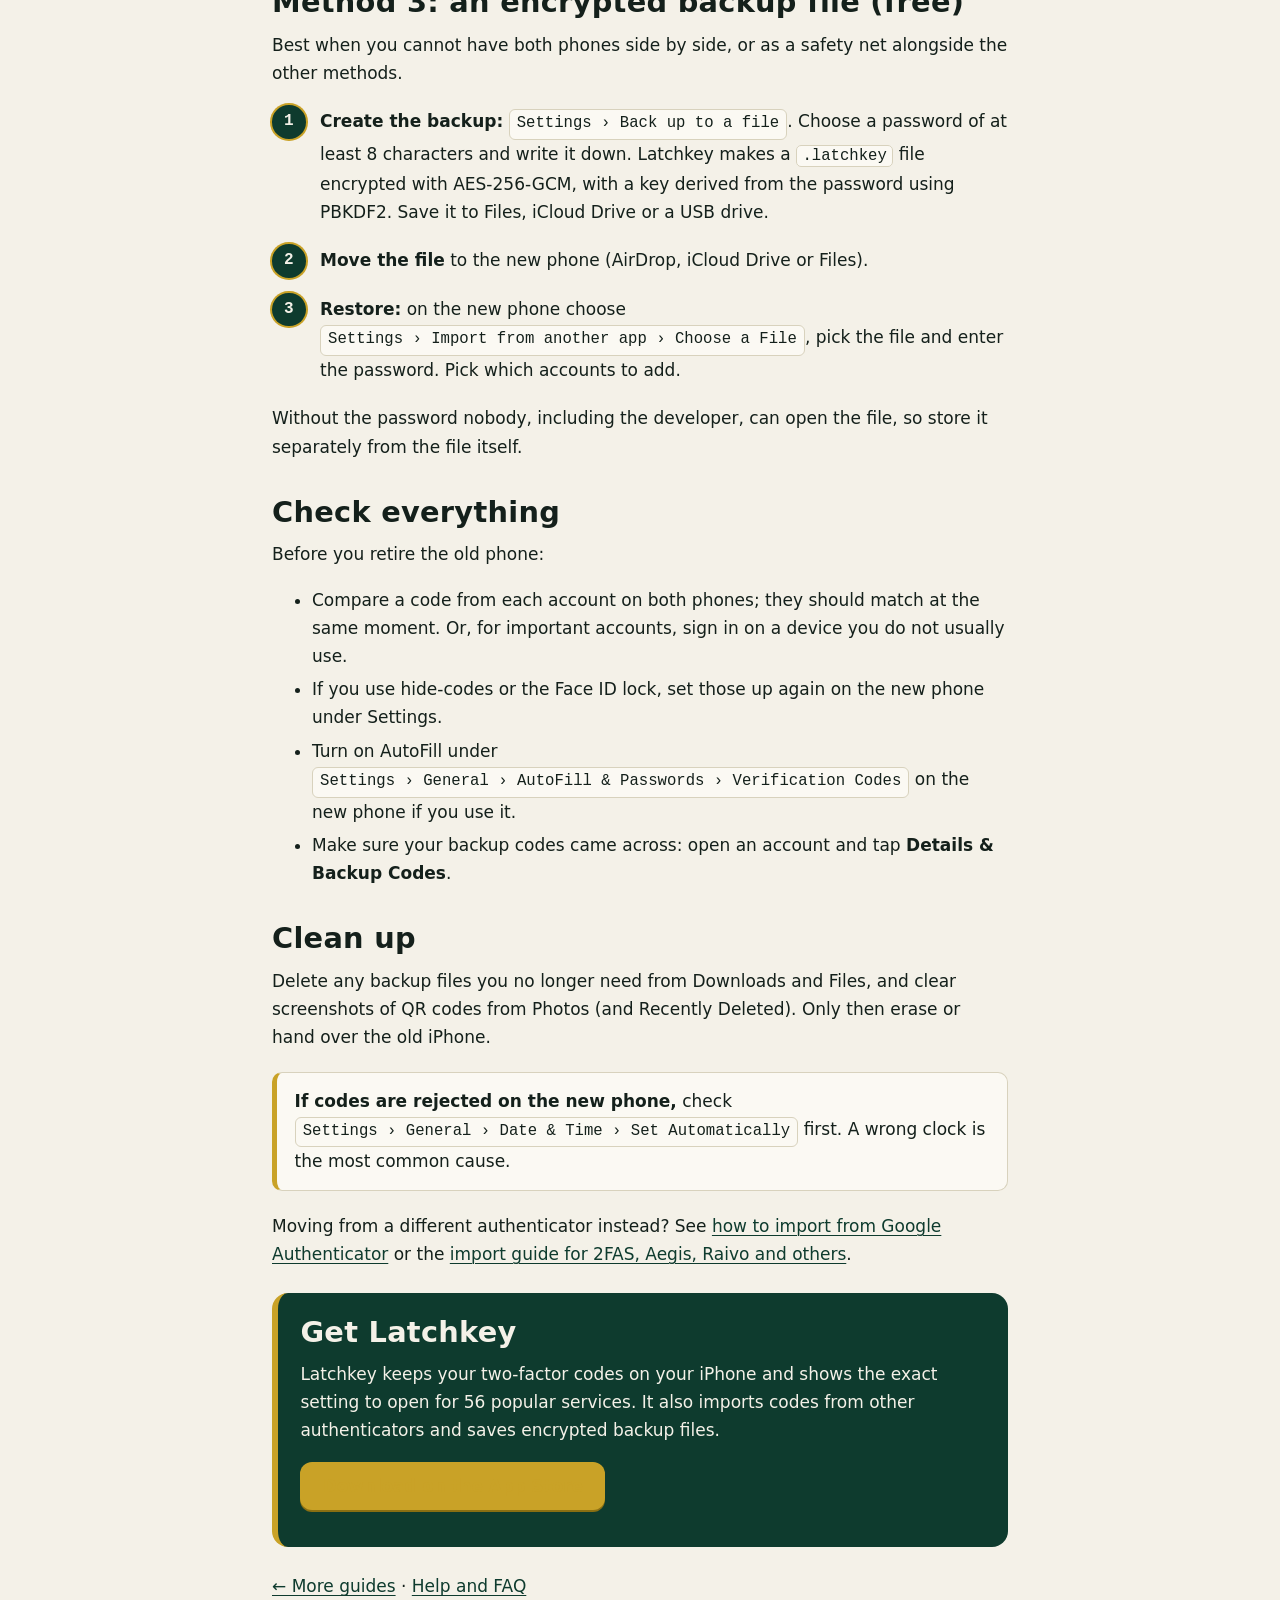
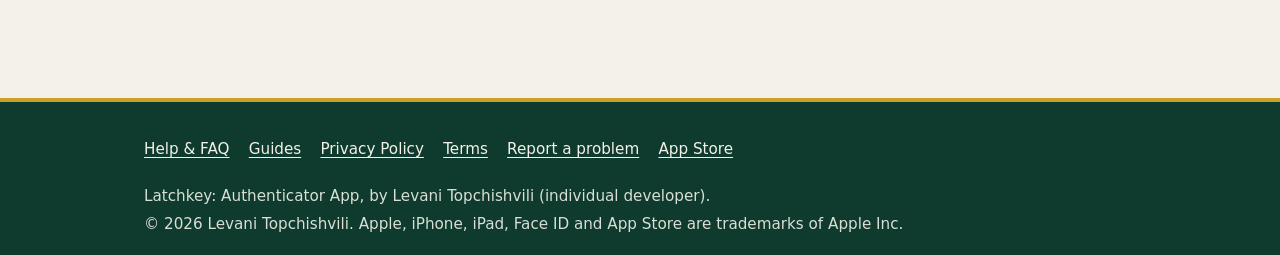
<file: docs/guides/move-authenticator-codes-to-new-iphone.html>
<!doctype html>
<html lang="en">
<head>
<meta charset="utf-8">
<meta name="viewport" content="width=device-width, initial-scale=1, viewport-fit=cover">
<title>How to move your authenticator codes to a new iPhone | Latchkey</title>
<meta name="description" content="Three ways to move two-factor codes to a new iPhone without getting locked out: iCloud Keychain sync, transfer QR codes and an encrypted backup file, plus what to check before wiping the old phone.">
<meta name="color-scheme" content="light dark">
<meta name="theme-color" content="#0E3B2E">
<meta name="apple-itunes-app" content="app-id=6819347011">
<link rel="canonical" href="https://levan2002.github.io/latchkey/guides/move-authenticator-codes-to-new-iphone.html">
<link rel="icon" type="image/png" sizes="32x32" href="../favicon.png">
<link rel="apple-touch-icon" href="../apple-touch-icon.png">
<meta property="og:type" content="article">
<meta property="og:title" content="How to move your authenticator codes to a new iPhone | Latchkey">
<meta property="og:description" content="Three ways to move two-factor codes to a new iPhone without getting locked out: iCloud Keychain sync, transfer QR codes and an encrypted backup file, plus what to check before wiping the old phone.">
<meta property="og:url" content="https://levan2002.github.io/latchkey/guides/move-authenticator-codes-to-new-iphone.html">
<meta property="og:site_name" content="Latchkey">
<meta property="og:image" content="https://levan2002.github.io/latchkey/img/icon-512.png">
<meta name="twitter:card" content="summary">
<link rel="stylesheet" href="../style.css">
<script type="application/ld+json">
{
 "@context": "https://schema.org",
 "@type": "Article",
 "headline": "How to move your authenticator codes to a new iPhone",
 "description": "Three ways to move two-factor codes to a new iPhone without getting locked out: iCloud Keychain sync, transfer QR codes and an encrypted backup file, plus what to check before wiping the old phone.",
 "author": {
  "@type": "Person",
  "name": "Levani Topchishvili"
 },
 "publisher": {
  "@type": "Person",
  "name": "Levani Topchishvili"
 },
 "datePublished": "2026-10-05",
 "dateModified": "2026-10-05",
 "mainEntityOfPage": "https://levan2002.github.io/latchkey/guides/move-authenticator-codes-to-new-iphone.html",
 "image": "https://levan2002.github.io/latchkey/img/icon-512.png"
}
</script>
<script type="application/ld+json">
{
 "@context": "https://schema.org",
 "@type": "HowTo",
 "name": "How to move your authenticator codes to a new iPhone",
 "description": "Three ways to move two-factor codes to a new iPhone without getting locked out: iCloud Keychain sync, transfer QR codes and an encrypted backup file, plus what to check before wiping the old phone.",
 "totalTime": "PT15M",
 "step": [
  {
   "@type": "HowToStep",
   "position": 1,
   "name": "Keep the old iPhone working",
   "text": "Do not erase or trade in the old phone until you have confirmed a code from every account on the new one.",
   "url": "https://levan2002.github.io/latchkey/guides/move-authenticator-codes-to-new-iphone.html#step-1"
  },
  {
   "@type": "HowToStep",
   "position": 2,
   "name": "Pick a method",
   "text": "Use iCloud Keychain sync (Latchkey Pro), transfer QR codes, or an encrypted backup file.",
   "url": "https://levan2002.github.io/latchkey/guides/move-authenticator-codes-to-new-iphone.html#step-2"
  },
  {
   "@type": "HowToStep",
   "position": 3,
   "name": "Move the accounts",
   "text": "Sync, scan the transfer codes, or import the backup file on the new iPhone.",
   "url": "https://levan2002.github.io/latchkey/guides/move-authenticator-codes-to-new-iphone.html#step-3"
  },
  {
   "@type": "HowToStep",
   "position": 4,
   "name": "Check every account",
   "text": "Compare the new codes with the old ones, or sign in with each service.",
   "url": "https://levan2002.github.io/latchkey/guides/move-authenticator-codes-to-new-iphone.html#step-4"
  },
  {
   "@type": "HowToStep",
   "position": 5,
   "name": "Clean up",
   "text": "Delete backup files and screenshots, and only then retire the old phone.",
   "url": "https://levan2002.github.io/latchkey/guides/move-authenticator-codes-to-new-iphone.html#step-5"
  }
 ]
}
</script>
<script type="application/ld+json">
{
 "@context": "https://schema.org",
 "@type": "BreadcrumbList",
 "itemListElement": [
  {
   "@type": "ListItem",
   "position": 1,
   "name": "Latchkey",
   "item": "https://levan2002.github.io/latchkey/"
  },
  {
   "@type": "ListItem",
   "position": 2,
   "name": "Guides",
   "item": "https://levan2002.github.io/latchkey/guides/"
  },
  {
   "@type": "ListItem",
   "position": 3,
   "name": "How to move your authenticator codes to a new iPhone",
   "item": "https://levan2002.github.io/latchkey/guides/move-authenticator-codes-to-new-iphone.html"
  }
 ]
}
</script>
</head>
<body>
<a class="skip" href="#main">Skip to content</a>
<header class="bar"><div class="wrap">
<a class="brand" href="../"><img src="../img/icon-96.png" width="36" height="36" alt="">Latchkey</a>
<nav aria-label="Main"><a href="../help.html">Help</a><a href="../guides/" aria-current="page">Guides</a><a href="../privacy.html">Privacy</a><a href="../terms.html">Terms</a></nav>
</div></header>
<main id="main"><article class="wrap page">
<p class="crumbs"><a href="../">Latchkey</a> &rsaquo; <a href="./">Guides</a> &rsaquo; How to move your authenticator codes to a new iPhone</p>
<h1>How to move your authenticator codes to a new iPhone</h1>
<p class="meta">Updated 5 October 2026 &middot; by Levani Topchishvili, developer of Latchkey</p>
<p>Getting a new iPhone is exciting until you realise your two-factor codes did not come with it. Many authenticators keep their secrets only on the device, so a new phone starts empty, and if you have already wiped the old one you are left using backup codes and account recovery. This guide shows how to move your codes safely. It uses Latchkey for the examples; the principle (export first, verify, then clean up) applies to any authenticator.</p>

<h2>The golden rule: keep the old phone until you have checked</h2>
<p>Do not erase, trade in or sell the old iPhone until each account works on the new one. Until then you have a fallback; afterwards you may not.</p>

<h2>Method 1: iCloud Keychain sync (Latchkey Pro)</h2>
<p>The easiest option if you use Latchkey Pro. Your accounts are stored in your own iCloud Keychain, so they follow your Apple Account.</p>
<ol class="steps">
<li id="step-1"><strong>On the old phone</strong>, open Latchkey, go to <span class="path">Settings</span> and turn on <strong>iCloud Keychain sync</strong>. iCloud Keychain must be enabled in iOS under <span class="path">Settings &rsaquo; your name &rsaquo; iCloud &rsaquo; Passwords &amp; Keychain</span>.</li>
<li id="step-2"><strong>On the new phone</strong>, sign in with the same Apple Account, install <a href="https://apps.apple.com/app/id6819347011">Latchkey</a>, and open it. If Pro is not active, tap <span class="path">Settings &rsaquo; Restore Purchases</span>.</li>
<li id="step-3">Your accounts appear. Continue to "Check everything" below.</li>
</ol>

<h2>Method 2: transfer QR codes (free)</h2>
<p>This works without Pro, and without any cloud. You need both phones in front of you.</p>
<ol class="steps">
<li id="step-4"><strong>On the old phone</strong>: <span class="path">Settings &rsaquo; Move to another phone &rsaquo; Show Transfer Codes</span>. Latchkey shows your accounts as QR codes, a few at a time.</li>
<li id="step-5"><strong>On the new phone</strong>: install Latchkey and tap <span class="path">+ &rsaquo; Import &rsaquo; Scan a Transfer QR Code</span>. Scan the first code. Swipe the old phone to the next code and scan again until all are in ("Code 1 of 3", and so on).</li>
<li id="step-6">Review what Latchkey found and add the accounts. Then tap <strong>Hide Codes</strong> on the old phone. These QR codes contain your secrets, so do this in private and do not photograph them.</li>
</ol>

<h2>Method 3: an encrypted backup file (free)</h2>
<p>Best when you cannot have both phones side by side, or as a safety net alongside the other methods.</p>
<ol class="steps">
<li id="step-7"><strong>Create the backup:</strong> <span class="path">Settings &rsaquo; Back up to a file</span>. Choose a password of at least 8 characters and write it down. Latchkey makes a <code>.latchkey</code> file encrypted with AES-256-GCM, with a key derived from the password using PBKDF2. Save it to Files, iCloud Drive or a USB drive.</li>
<li id="step-8"><strong>Move the file</strong> to the new phone (AirDrop, iCloud Drive or Files).</li>
<li id="step-9"><strong>Restore:</strong> on the new phone choose <span class="path">Settings &rsaquo; Import from another app &rsaquo; Choose a File</span>, pick the file and enter the password. Pick which accounts to add.</li>
</ol>
<p>Without the password nobody, including the developer, can open the file, so store it separately from the file itself.</p>

<h2>Check everything</h2>
<p>Before you retire the old phone:</p>
<ul>
<li>Compare a code from each account on both phones; they should match at the same moment. Or, for important accounts, sign in on a device you do not usually use.</li>
<li>If you use hide-codes or the Face ID lock, set those up again on the new phone under Settings.</li>
<li>Turn on AutoFill under <span class="path">Settings &rsaquo; General &rsaquo; AutoFill &amp; Passwords &rsaquo; Verification Codes</span> on the new phone if you use it.</li>
<li>Make sure your backup codes came across: open an account and tap <strong>Details &amp; Backup Codes</strong>.</li>
</ul>

<h2>Clean up</h2>
<p>Delete any backup files you no longer need from Downloads and Files, and clear screenshots of QR codes from Photos (and Recently Deleted). Only then erase or hand over the old iPhone.</p>

<div class="note"><p><strong>If codes are rejected on the new phone,</strong> check <span class="path">Settings &rsaquo; General &rsaquo; Date &amp; Time &rsaquo; Set Automatically</span> first. A wrong clock is the most common cause.</p></div>

<p>Moving from a different authenticator instead? See <a href="import-google-authenticator-codes.html">how to import from Google Authenticator</a> or the <a href="../help.html#import-overview">import guide for 2FAS, Aegis, Raivo and others</a>.</p>
<div class="panel"><h2>Get Latchkey</h2><p>Latchkey keeps your two-factor codes on your iPhone and shows the exact setting to open for 56 popular services. It also imports codes from other authenticators and saves encrypted backup files.</p><p><a class="cta" href="https://apps.apple.com/app/id6819347011">Download on the App Store</a></p></div>
<p><a href="./">&larr; More guides</a> &middot; <a href="../help.html">Help and FAQ</a></p>
</article></main>
<footer><div class="wrap">
<nav aria-label="Footer"><a href="../help.html">Help &amp; FAQ</a><a href="../guides/">Guides</a><a href="../privacy.html">Privacy Policy</a><a href="../terms.html">Terms</a><a href="https://github.com/Levan2002/latchkey/issues">Report a problem</a><a href="https://apps.apple.com/app/id6819347011">App Store</a></nav>
<p>Latchkey: Authenticator App, by Levani Topchishvili (individual developer).</p>
<p>&copy; 2026 Levani Topchishvili. Apple, iPhone, iPad, Face ID and App Store are trademarks of Apple Inc.</p>
</div></footer>
</body>
</html>
</file>
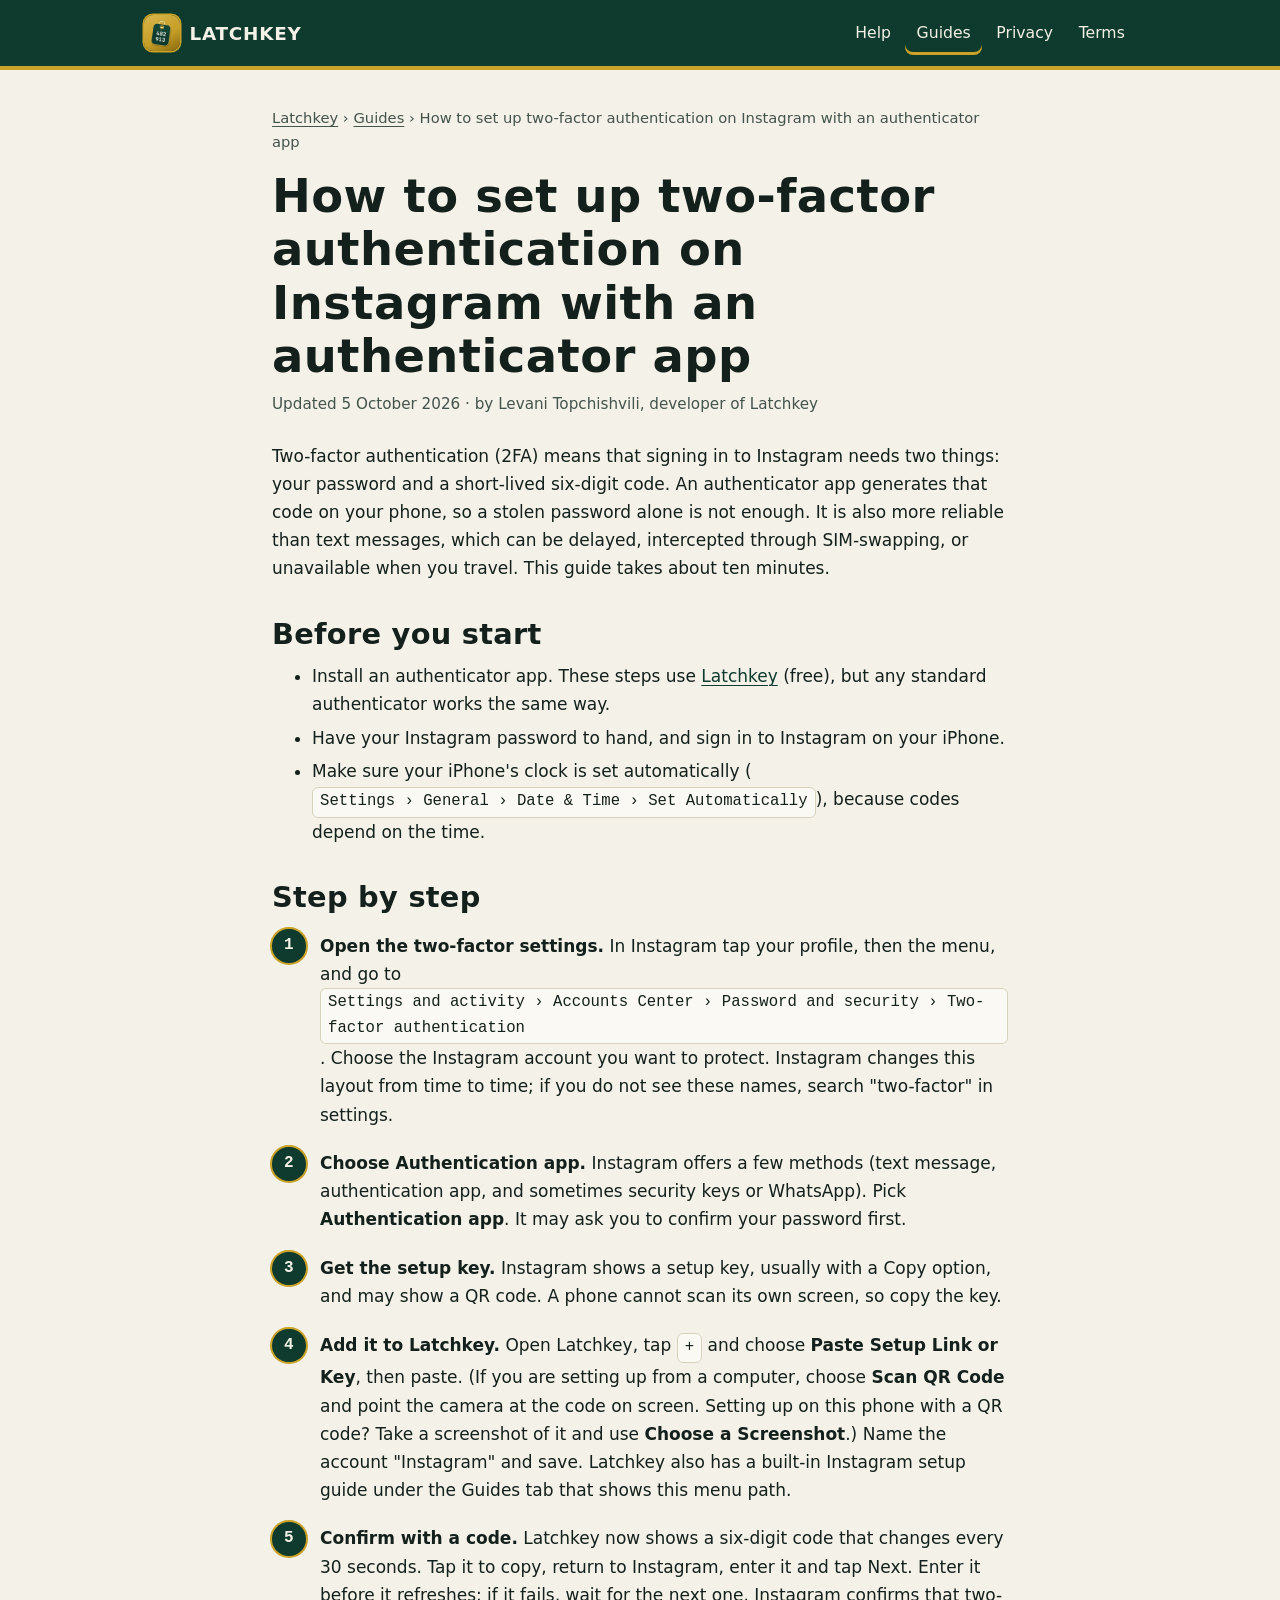
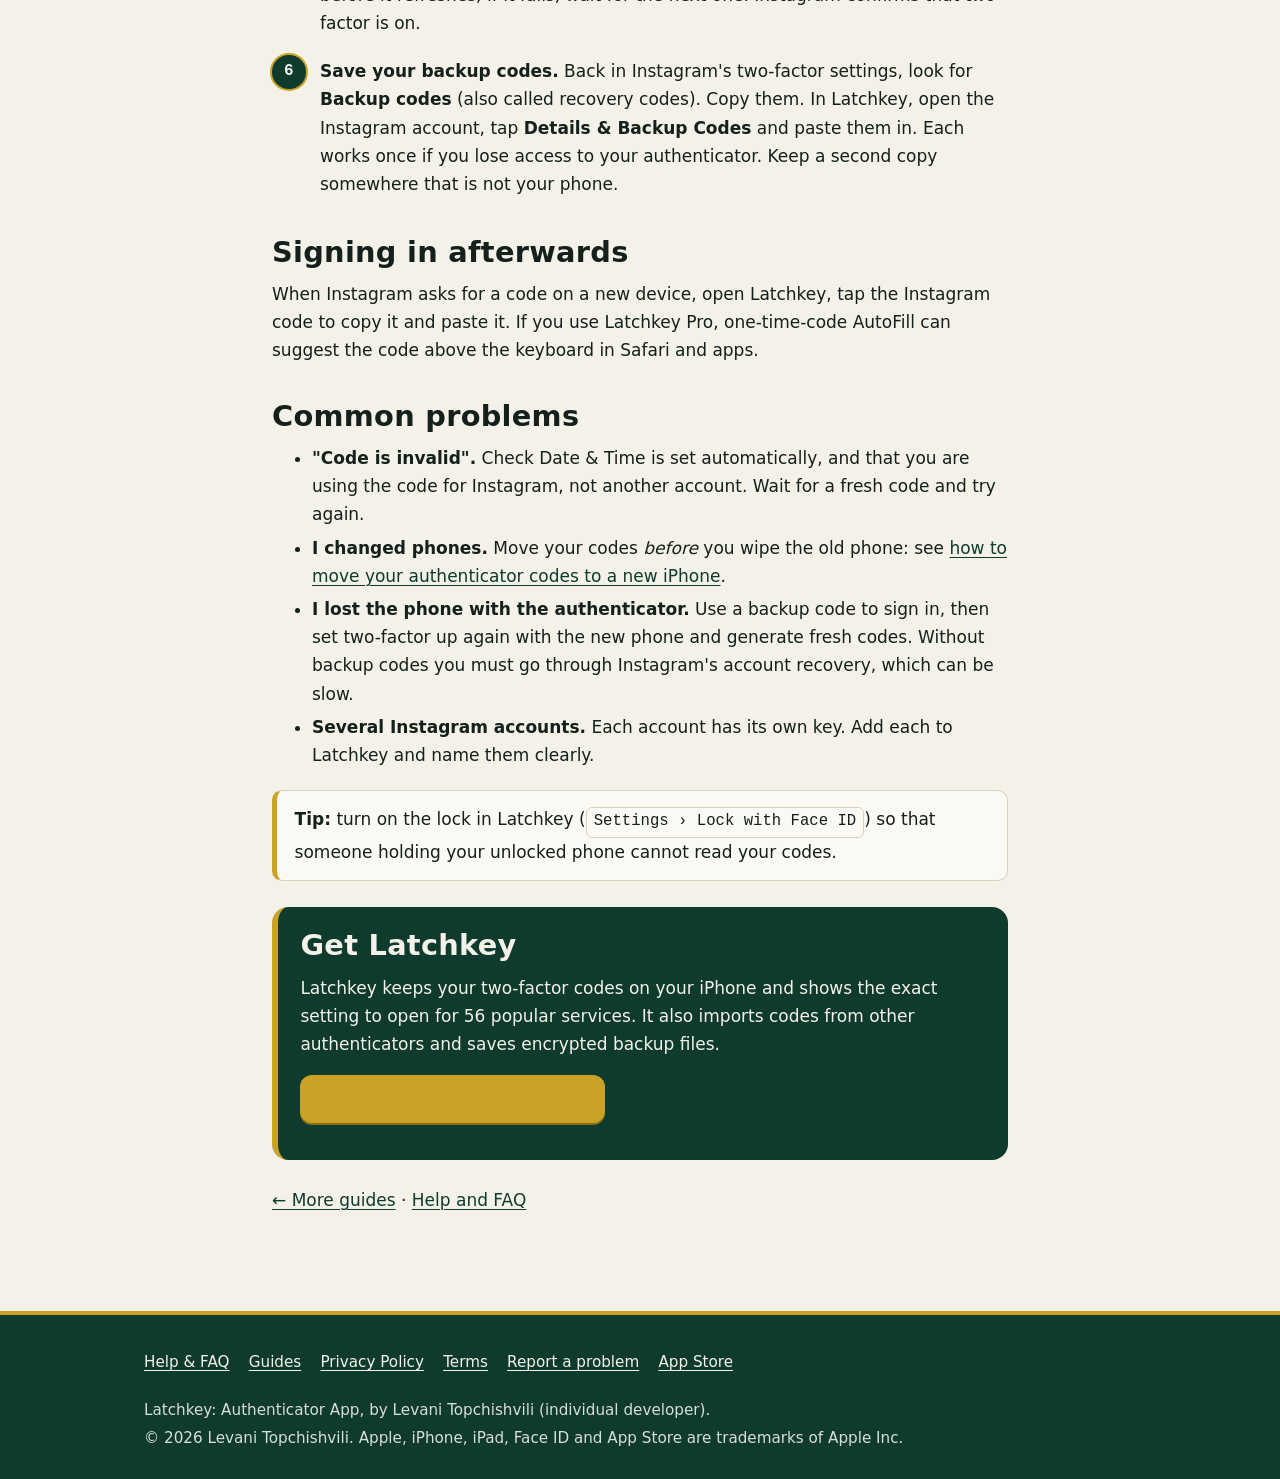
<file: docs/guides/set-up-two-factor-authentication-instagram.html>
<!doctype html>
<html lang="en">
<head>
<meta charset="utf-8">
<meta name="viewport" content="width=device-width, initial-scale=1, viewport-fit=cover">
<title>How to set up two-factor authentication on Instagram with an authenticator app | Latchkey</title>
<meta name="description" content="Turn on two-factor authentication for Instagram using an authenticator app on iPhone: the menu path, adding the key to Latchkey, confirming the code and saving your backup codes.">
<meta name="color-scheme" content="light dark">
<meta name="theme-color" content="#0E3B2E">
<meta name="apple-itunes-app" content="app-id=6819347011">
<link rel="canonical" href="https://levan2002.github.io/latchkey/guides/set-up-two-factor-authentication-instagram.html">
<link rel="icon" type="image/png" sizes="32x32" href="../favicon.png">
<link rel="apple-touch-icon" href="../apple-touch-icon.png">
<meta property="og:type" content="article">
<meta property="og:title" content="How to set up two-factor authentication on Instagram with an authenticator app | Latchkey">
<meta property="og:description" content="Turn on two-factor authentication for Instagram using an authenticator app on iPhone: the menu path, adding the key to Latchkey, confirming the code and saving your backup codes.">
<meta property="og:url" content="https://levan2002.github.io/latchkey/guides/set-up-two-factor-authentication-instagram.html">
<meta property="og:site_name" content="Latchkey">
<meta property="og:image" content="https://levan2002.github.io/latchkey/img/icon-512.png">
<meta name="twitter:card" content="summary">
<link rel="stylesheet" href="../style.css">
<script type="application/ld+json">
{
 "@context": "https://schema.org",
 "@type": "Article",
 "headline": "How to set up two-factor authentication on Instagram with an authenticator app",
 "description": "Turn on two-factor authentication for Instagram using an authenticator app on iPhone: the menu path, adding the key to Latchkey, confirming the code and saving your backup codes.",
 "author": {
  "@type": "Person",
  "name": "Levani Topchishvili"
 },
 "publisher": {
  "@type": "Person",
  "name": "Levani Topchishvili"
 },
 "datePublished": "2026-10-05",
 "dateModified": "2026-10-05",
 "mainEntityOfPage": "https://levan2002.github.io/latchkey/guides/set-up-two-factor-authentication-instagram.html",
 "image": "https://levan2002.github.io/latchkey/img/icon-512.png"
}
</script>
<script type="application/ld+json">
{
 "@context": "https://schema.org",
 "@type": "HowTo",
 "name": "How to set up two-factor authentication on Instagram with an authenticator app",
 "description": "Turn on two-factor authentication for Instagram using an authenticator app on iPhone: the menu path, adding the key to Latchkey, confirming the code and saving your backup codes.",
 "totalTime": "PT10M",
 "step": [
  {
   "@type": "HowToStep",
   "position": 1,
   "name": "Open Instagram's two-factor settings",
   "text": "In Instagram go to Settings and activity, Accounts Center, Password and security, Two-factor authentication, and choose your account.",
   "url": "https://levan2002.github.io/latchkey/guides/set-up-two-factor-authentication-instagram.html#step-1"
  },
  {
   "@type": "HowToStep",
   "position": 2,
   "name": "Choose Authentication app",
   "text": "Select Authentication app and confirm your password if asked. Instagram shows a setup key.",
   "url": "https://levan2002.github.io/latchkey/guides/set-up-two-factor-authentication-instagram.html#step-2"
  },
  {
   "@type": "HowToStep",
   "position": 3,
   "name": "Add the key to Latchkey",
   "text": "Copy the key, then in Latchkey tap + and choose Paste Setup Link or Key, or scan the QR code if Instagram shows one.",
   "url": "https://levan2002.github.io/latchkey/guides/set-up-two-factor-authentication-instagram.html#step-3"
  },
  {
   "@type": "HowToStep",
   "position": 4,
   "name": "Enter the code to confirm",
   "text": "Type the six-digit code Latchkey shows back into Instagram and finish.",
   "url": "https://levan2002.github.io/latchkey/guides/set-up-two-factor-authentication-instagram.html#step-4"
  },
  {
   "@type": "HowToStep",
   "position": 5,
   "name": "Save your backup codes",
   "text": "Copy Instagram's recovery codes into the account's Details and Backup Codes in Latchkey and keep another copy elsewhere.",
   "url": "https://levan2002.github.io/latchkey/guides/set-up-two-factor-authentication-instagram.html#step-5"
  }
 ]
}
</script>
<script type="application/ld+json">
{
 "@context": "https://schema.org",
 "@type": "BreadcrumbList",
 "itemListElement": [
  {
   "@type": "ListItem",
   "position": 1,
   "name": "Latchkey",
   "item": "https://levan2002.github.io/latchkey/"
  },
  {
   "@type": "ListItem",
   "position": 2,
   "name": "Guides",
   "item": "https://levan2002.github.io/latchkey/guides/"
  },
  {
   "@type": "ListItem",
   "position": 3,
   "name": "How to set up two-factor authentication on Instagram with an authenticator app",
   "item": "https://levan2002.github.io/latchkey/guides/set-up-two-factor-authentication-instagram.html"
  }
 ]
}
</script>
</head>
<body>
<a class="skip" href="#main">Skip to content</a>
<header class="bar"><div class="wrap">
<a class="brand" href="../"><img src="../img/icon-96.png" width="36" height="36" alt="">Latchkey</a>
<nav aria-label="Main"><a href="../help.html">Help</a><a href="../guides/" aria-current="page">Guides</a><a href="../privacy.html">Privacy</a><a href="../terms.html">Terms</a></nav>
</div></header>
<main id="main"><article class="wrap page">
<p class="crumbs"><a href="../">Latchkey</a> &rsaquo; <a href="./">Guides</a> &rsaquo; How to set up two-factor authentication on Instagram with an authenticator app</p>
<h1>How to set up two-factor authentication on Instagram with an authenticator app</h1>
<p class="meta">Updated 5 October 2026 &middot; by Levani Topchishvili, developer of Latchkey</p>
<p>Two-factor authentication (2FA) means that signing in to Instagram needs two things: your password and a short-lived six-digit code. An authenticator app generates that code on your phone, so a stolen password alone is not enough. It is also more reliable than text messages, which can be delayed, intercepted through SIM-swapping, or unavailable when you travel. This guide takes about ten minutes.</p>

<h2>Before you start</h2>
<ul><li>Install an authenticator app. These steps use <a href="https://apps.apple.com/app/id6819347011">Latchkey</a> (free), but any standard authenticator works the same way.</li>
<li>Have your Instagram password to hand, and sign in to Instagram on your iPhone.</li>
<li>Make sure your iPhone's clock is set automatically (<span class="path">Settings &rsaquo; General &rsaquo; Date &amp; Time &rsaquo; Set Automatically</span>), because codes depend on the time.</li></ul>

<h2>Step by step</h2>
<ol class="steps">
<li id="step-1"><strong>Open the two-factor settings.</strong> In Instagram tap your profile, then the menu, and go to <span class="path">Settings and activity &rsaquo; Accounts Center &rsaquo; Password and security &rsaquo; Two-factor authentication</span>. Choose the Instagram account you want to protect. Instagram changes this layout from time to time; if you do not see these names, search "two-factor" in settings.</li>
<li id="step-2"><strong>Choose Authentication app.</strong> Instagram offers a few methods (text message, authentication app, and sometimes security keys or WhatsApp). Pick <strong>Authentication app</strong>. It may ask you to confirm your password first.</li>
<li id="step-3"><strong>Get the setup key.</strong> Instagram shows a setup key, usually with a Copy option, and may show a QR code. A phone cannot scan its own screen, so copy the key.</li>
<li id="step-4"><strong>Add it to Latchkey.</strong> Open Latchkey, tap <span class="path">+</span> and choose <strong>Paste Setup Link or Key</strong>, then paste. (If you are setting up from a computer, choose <strong>Scan QR Code</strong> and point the camera at the code on screen. Setting up on this phone with a QR code? Take a screenshot of it and use <strong>Choose a Screenshot</strong>.) Name the account "Instagram" and save. Latchkey also has a built-in Instagram setup guide under the Guides tab that shows this menu path.</li>
<li id="step-5"><strong>Confirm with a code.</strong> Latchkey now shows a six-digit code that changes every 30 seconds. Tap it to copy, return to Instagram, enter it and tap Next. Enter it before it refreshes; if it fails, wait for the next one. Instagram confirms that two-factor is on.</li>
<li id="step-6"><strong>Save your backup codes.</strong> Back in Instagram's two-factor settings, look for <strong>Backup codes</strong> (also called recovery codes). Copy them. In Latchkey, open the Instagram account, tap <strong>Details &amp; Backup Codes</strong> and paste them in. Each works once if you lose access to your authenticator. Keep a second copy somewhere that is not your phone.</li>
</ol>

<h2>Signing in afterwards</h2>
<p>When Instagram asks for a code on a new device, open Latchkey, tap the Instagram code to copy it and paste it. If you use Latchkey Pro, one-time-code AutoFill can suggest the code above the keyboard in Safari and apps.</p>

<h2>Common problems</h2>
<ul>
<li><strong>"Code is invalid".</strong> Check Date &amp; Time is set automatically, and that you are using the code for Instagram, not another account. Wait for a fresh code and try again.</li>
<li><strong>I changed phones.</strong> Move your codes <em>before</em> you wipe the old phone: see <a href="move-authenticator-codes-to-new-iphone.html">how to move your authenticator codes to a new iPhone</a>.</li>
<li><strong>I lost the phone with the authenticator.</strong> Use a backup code to sign in, then set two-factor up again with the new phone and generate fresh codes. Without backup codes you must go through Instagram's account recovery, which can be slow.</li>
<li><strong>Several Instagram accounts.</strong> Each account has its own key. Add each to Latchkey and name them clearly.</li>
</ul>

<div class="note"><p><strong>Tip:</strong> turn on the lock in Latchkey (<span class="path">Settings &rsaquo; Lock with Face ID</span>) so that someone holding your unlocked phone cannot read your codes.</p></div>
<div class="panel"><h2>Get Latchkey</h2><p>Latchkey keeps your two-factor codes on your iPhone and shows the exact setting to open for 56 popular services. It also imports codes from other authenticators and saves encrypted backup files.</p><p><a class="cta" href="https://apps.apple.com/app/id6819347011">Download on the App Store</a></p></div>
<p><a href="./">&larr; More guides</a> &middot; <a href="../help.html">Help and FAQ</a></p>
</article></main>
<footer><div class="wrap">
<nav aria-label="Footer"><a href="../help.html">Help &amp; FAQ</a><a href="../guides/">Guides</a><a href="../privacy.html">Privacy Policy</a><a href="../terms.html">Terms</a><a href="https://github.com/Levan2002/latchkey/issues">Report a problem</a><a href="https://apps.apple.com/app/id6819347011">App Store</a></nav>
<p>Latchkey: Authenticator App, by Levani Topchishvili (individual developer).</p>
<p>&copy; 2026 Levani Topchishvili. Apple, iPhone, iPad, Face ID and App Store are trademarks of Apple Inc.</p>
</div></footer>
</body>
</html>
</file>
<file: docs/style.css>
/* Latchkey support site: locksmith's enamel and brass. No frameworks, no web fonts. */
:root{
  --enamel:#0E3B2E; --enamel-2:#164A3B; --brass:#C9A227; --bone:#F4F1E8; --ink:#14201B;
  --bg:#F4F1E8; --text:#14201B; --muted:#44534C; --card:#FBF9F3; --line:#D8D2BD;
  --link:#0E3B2E; --accent-text:#6B5208; --focus:#0E3B2E;
  --head:"SF Pro Expanded","Helvetica Neue",system-ui,-apple-system,"Segoe UI",Roboto,sans-serif;
  --body:system-ui,-apple-system,"Segoe UI",Roboto,"Helvetica Neue",sans-serif;
  --mono:ui-monospace,"SF Mono",SFMono-Regular,Menlo,Consolas,monospace;
}
@media (prefers-color-scheme:dark){
  :root{--bg:#101A16;--text:#F4F1E8;--muted:#B9C2BB;--card:#17261F;--line:#2C4036;--link:#E3C45A;--accent-text:#E3C45A;--focus:#E3C45A}
}
*{box-sizing:border-box}
html{-webkit-text-size-adjust:100%;scroll-behavior:smooth}
body{margin:0;background:var(--bg);color:var(--text);font:1.0625rem/1.65 var(--body)}
img{max-width:100%;height:auto}
a{color:var(--link);text-underline-offset:.18em;text-decoration-thickness:.08em}
a:hover{text-decoration-thickness:.16em}
:focus-visible{outline:3px solid var(--focus);outline-offset:3px;border-radius:3px}
.skip{position:absolute;left:-999px;top:0;background:var(--brass);color:var(--ink);padding:.6rem 1rem;z-index:9}
.skip:focus{left:8px;top:8px}
.wrap{max-width:46rem;margin:0 auto;padding:0 16px}
.wide{max-width:64rem}

h1,h2,h3{font-family:var(--head);font-stretch:125%;font-weight:700;line-height:1.15;letter-spacing:.01em;margin:2.2rem 0 .7rem}
h1{font-size:clamp(1.9rem,6.4vw,2.9rem);margin-top:0}
h2{font-size:clamp(1.35rem,4.2vw,1.8rem)}
h3{font-size:1.15rem}
p,ul,ol{margin:0 0 1.1rem}
li{margin:.35rem 0}
code,kbd{font-family:var(--mono);font-size:.92em;background:var(--card);border:1px solid var(--line);padding:.08em .35em;border-radius:5px;overflow-wrap:anywhere}

/* header: enamel plate with a brass edge */
.bar{background:var(--enamel);border-bottom:4px solid var(--brass);color:var(--bone)}
.bar .wrap{display:flex;flex-wrap:wrap;align-items:center;gap:.4rem 1.2rem;padding-top:.7rem;padding-bottom:.7rem;max-width:64rem}
.brand{display:flex;align-items:center;gap:.6rem;color:var(--bone);text-decoration:none;font:700 1.15rem var(--head);font-stretch:125%;letter-spacing:.04em;text-transform:uppercase}
.brand img{width:36px;height:36px;border-radius:9px;box-shadow:0 0 0 1.5px var(--brass)}
.bar nav{display:flex;flex-wrap:wrap;gap:.1rem .2rem;margin-left:-.7rem}
@media (min-width:40rem){.bar nav{margin-left:auto}}
.bar nav a{color:var(--bone);text-decoration:none;padding:.5rem .7rem;border-radius:8px;font-size:.98rem;min-height:44px;display:inline-flex;align-items:center}
.bar nav a:hover{background:var(--enamel-2)}
.bar nav a[aria-current="page"]{box-shadow:inset 0 -3px 0 var(--brass)}
.bar :focus-visible{outline-color:var(--brass)}

/* hero */
.hero{background:var(--enamel);color:var(--bone);position:relative;overflow:hidden}
.hero::before{content:"";position:absolute;inset:0;background:radial-gradient(circle at 85% 20%,rgba(201,162,39,.18),transparent 55%)}
.hero .wrap{max-width:64rem;position:relative;display:grid;gap:2.2rem;padding-top:2.6rem;padding-bottom:3.2rem}
.hero h1{color:var(--bone)}
.hero .lede{font-size:1.2rem;max-width:34rem;color:#E4E7DF}
.kicker{font:600 .8rem var(--mono);letter-spacing:.14em;text-transform:uppercase;color:var(--brass);margin:0 0 .8rem}
.cta{display:inline-flex;align-items:center;gap:.6rem;background:var(--brass);color:var(--ink);font:700 1.05rem var(--head);font-stretch:112%;text-decoration:none;padding:.85rem 1.4rem;border-radius:12px;min-height:48px;box-shadow:0 2px 0 #8A6F12}
.cta:hover{background:#D8B13A}
.cta.alt{background:transparent;color:var(--bone);box-shadow:inset 0 0 0 2px var(--brass)}
.cta.alt:hover{background:rgba(201,162,39,.16)}
.cta-row{display:flex;flex-wrap:wrap;gap:.8rem;margin:1.4rem 0 .5rem}
.fine{font-size:.92rem;color:#C9D1C9;margin:.4rem 0 0}

/* key tags: the decorative code stack */
.tags{display:grid;gap:.9rem;max-width:21rem;width:100%;margin:0 auto}
.tag{position:relative;background:var(--bone);color:var(--ink);border-radius:18px;padding:1.05rem 1.2rem 1rem 3.3rem;box-shadow:0 8px 0 -2px rgba(0,0,0,.28),0 0 0 3px var(--brass)}
.tag::before{content:"";position:absolute;left:1rem;top:50%;width:1.15rem;height:1.15rem;margin-top:-.575rem;border-radius:50%;background:var(--enamel);box-shadow:inset 0 0 0 3px var(--brass)}
.tag .who{display:flex;justify-content:space-between;gap:.5rem;font-size:.88rem;color:#3B4A43}
.tag .who b{font-family:var(--head);font-stretch:118%;color:var(--ink)}
.tag .code{font:700 2.1rem/1.15 var(--mono);letter-spacing:.08em;color:var(--enamel)}
.tag .t{height:5px;border-radius:3px;background:#DDD7C3;overflow:hidden;margin-top:.5rem}
.tag .t i{display:block;height:100%;width:62%;background:var(--enamel);border-radius:3px;animation:drain 30s linear infinite}
.tag:nth-child(2) .t i{animation-delay:-11s}.tag:nth-child(3) .t i{animation-delay:-22s}
@keyframes drain{from{width:100%}to{width:0}}
@media (prefers-reduced-motion:reduce){.tag .t i{animation:none}}

@media (min-width:52rem){
  .hero .wrap{grid-template-columns:1.25fr 1fr;align-items:center}
  .tags{margin:0}
  .tag:nth-child(1){transform:rotate(-2deg)}.tag:nth-child(2){transform:translateX(1.4rem) rotate(1.4deg)}.tag:nth-child(3){transform:rotate(-1deg)}
}

/* sections */
main{display:block}
.section{padding:2.6rem 0 .6rem}
.section h2:first-child{margin-top:0}
.grid{display:grid;gap:1rem;grid-template-columns:repeat(auto-fit,minmax(15.5rem,1fr));margin:1.2rem 0}
.card{background:var(--card);border:1px solid var(--line);border-top:4px solid var(--brass);border-radius:12px;padding:1.1rem 1.2rem}
.card h3{margin:0 0 .4rem;font-size:1.05rem}
.card p{margin:0;color:var(--muted);font-size:.98rem}
.card a{font-weight:600}
.panel{background:var(--enamel);color:var(--bone);border-radius:16px;padding:1.4rem 1.4rem 1.2rem;margin:1.6rem 0;border-left:6px solid var(--brass)}
.panel h2,.panel h3{color:var(--bone);margin-top:0}
.panel a{color:var(--brass)}
.panel code{background:rgba(255,255,255,.1);border-color:rgba(255,255,255,.25);color:var(--bone)}
.note{background:var(--card);border:1px solid var(--line);border-left:5px solid var(--brass);border-radius:10px;padding:.9rem 1.1rem;margin:1.3rem 0}
.note p:last-child{margin:0}
table{border-collapse:collapse;width:100%;margin:1.2rem 0;font-size:.98rem}
caption{text-align:left;font-weight:600;padding-bottom:.4rem}
th,td{text-align:left;padding:.65rem .8rem;border-bottom:1px solid var(--line);vertical-align:top}
thead th{background:var(--enamel);color:var(--bone);font-family:var(--head);font-stretch:112%}
.tablewrap{overflow-x:auto}

/* prose pages */
.page{padding:2.2rem 0 3rem}
.meta{color:var(--muted);font-size:.95rem;margin:-.2rem 0 1.6rem}
.toc{background:var(--card);border:1px solid var(--line);border-radius:12px;padding:.9rem 1.2rem;margin:1.2rem 0 1.6rem}
.toc b{font-family:var(--head);font-stretch:115%}
.toc ul{margin:.4rem 0 0;padding-left:1.1rem}
details{background:var(--card);border:1px solid var(--line);border-radius:12px;margin:.7rem 0;padding:0}
summary{cursor:pointer;font-weight:600;padding:.9rem 1.1rem;list-style:none;display:flex;gap:.7rem;justify-content:space-between;align-items:center;min-height:48px;border-radius:12px}
summary::-webkit-details-marker{display:none}
summary::after{content:"+";font:700 1.3rem var(--mono);color:var(--accent-text);flex:none}
details[open] summary::after{content:"\2212"}
details[open] summary{border-bottom:1px solid var(--line);border-bottom-left-radius:0;border-bottom-right-radius:0}
.ans{padding:.9rem 1.1rem .3rem}
.steps{counter-reset:s;list-style:none;padding:0}
.steps>li{counter-increment:s;position:relative;padding:.2rem 0 .2rem 3rem;margin:.9rem 0}
.steps>li::before{content:counter(s);position:absolute;left:0;top:.05rem;width:2.1rem;height:2.1rem;border-radius:50%;background:var(--enamel);color:var(--bone);box-shadow:0 0 0 2px var(--brass);font:700 1rem/2.1rem var(--mono);text-align:center}
.path{font-family:var(--mono);font-size:.92em;background:var(--card);border:1px solid var(--line);padding:.1em .45em;border-radius:6px;display:inline-block}
.crumbs{font-size:.92rem;color:var(--muted);margin:0 0 1rem}
.crumbs a{color:var(--muted)}
.guide-list{list-style:none;padding:0;display:grid;gap:1rem}
.guide-list a.card{display:block;text-decoration:none;color:var(--text)}
.guide-list a.card:hover{border-top-color:var(--enamel)}
.guide-list h2,.guide-list h3{margin:0 0 .35rem;font-size:1.15rem;color:var(--link)}
.guide-list p{margin:0}

/* footer */
footer{background:var(--enamel);color:#D9DED6;border-top:4px solid var(--brass);margin-top:2rem;font-size:.95rem}
footer .wrap{max-width:64rem;padding-top:1.6rem;padding-bottom:1.8rem}
footer a{color:var(--bone)}
footer nav{display:flex;flex-wrap:wrap;gap:.2rem 1.2rem;margin-bottom:.8rem}
footer nav a{padding:.45rem 0;min-height:44px;display:inline-flex;align-items:center}
footer p{margin:.2rem 0}
</file>
